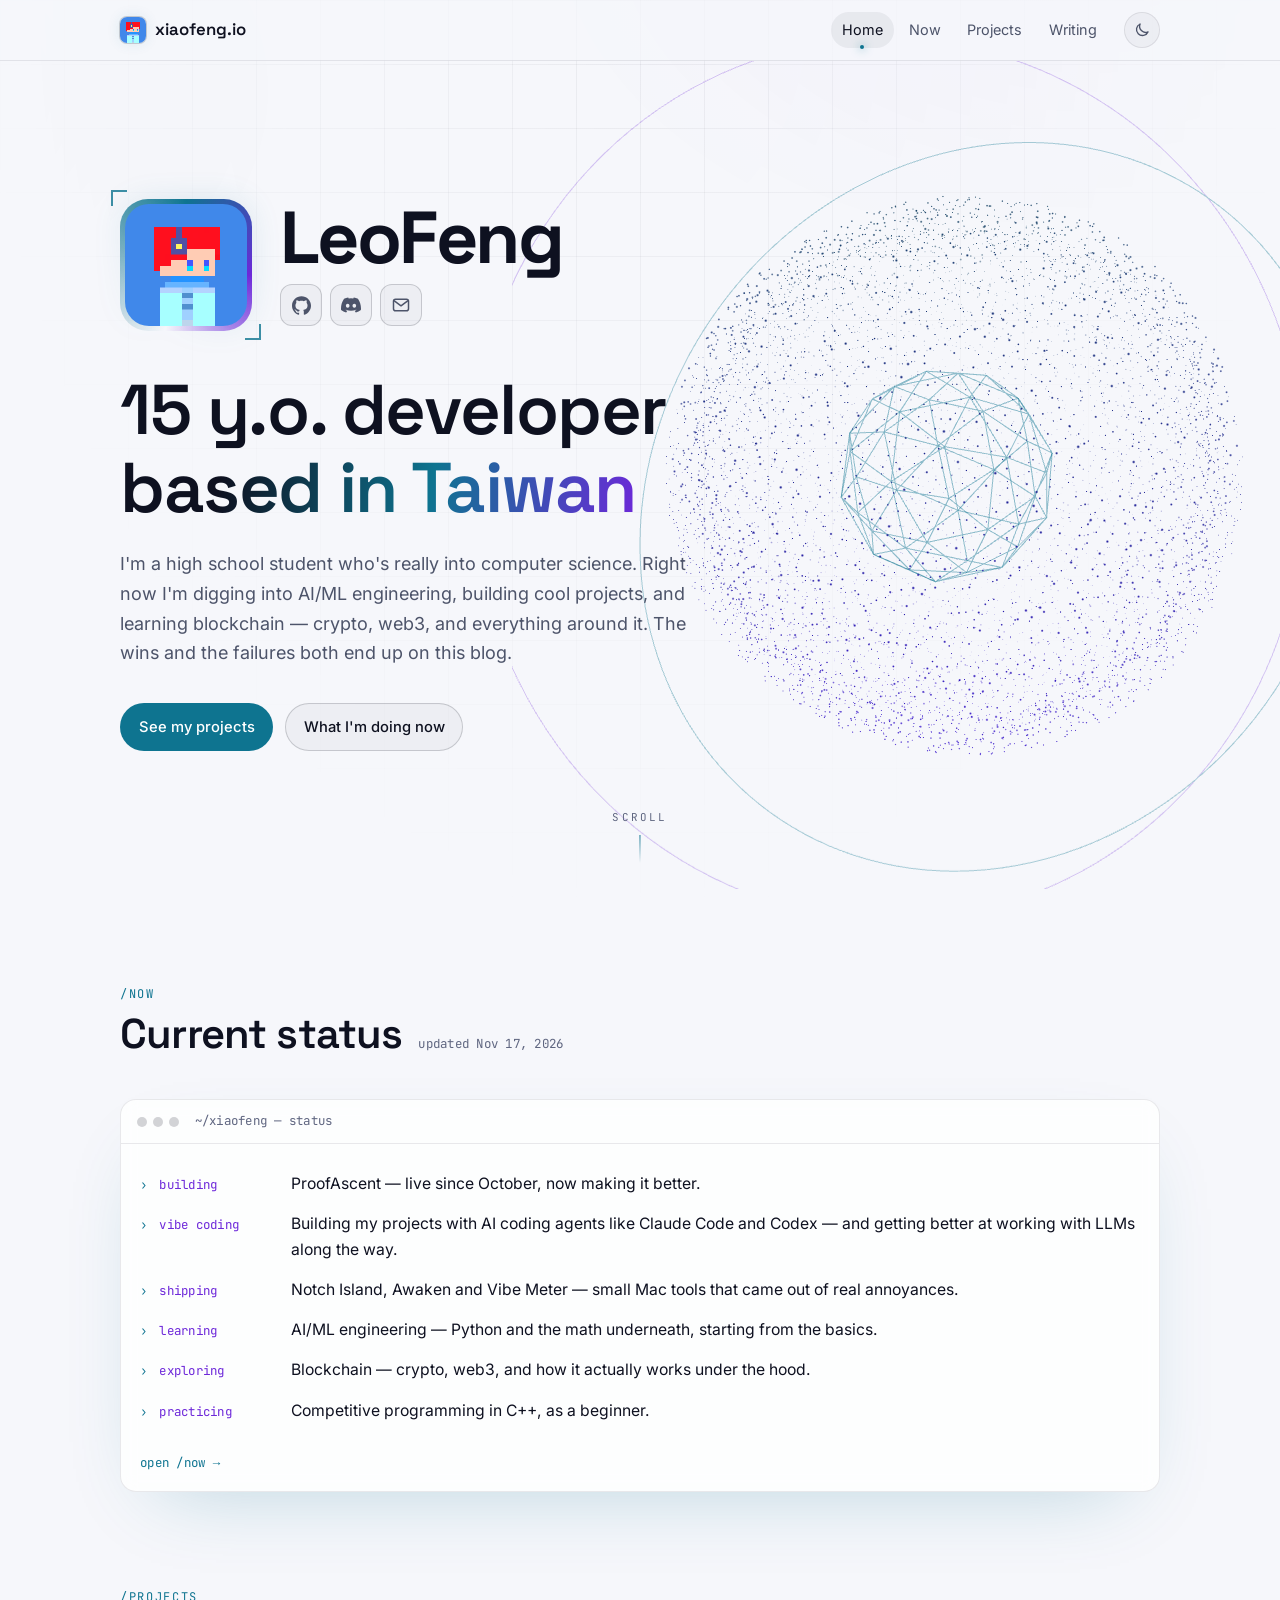
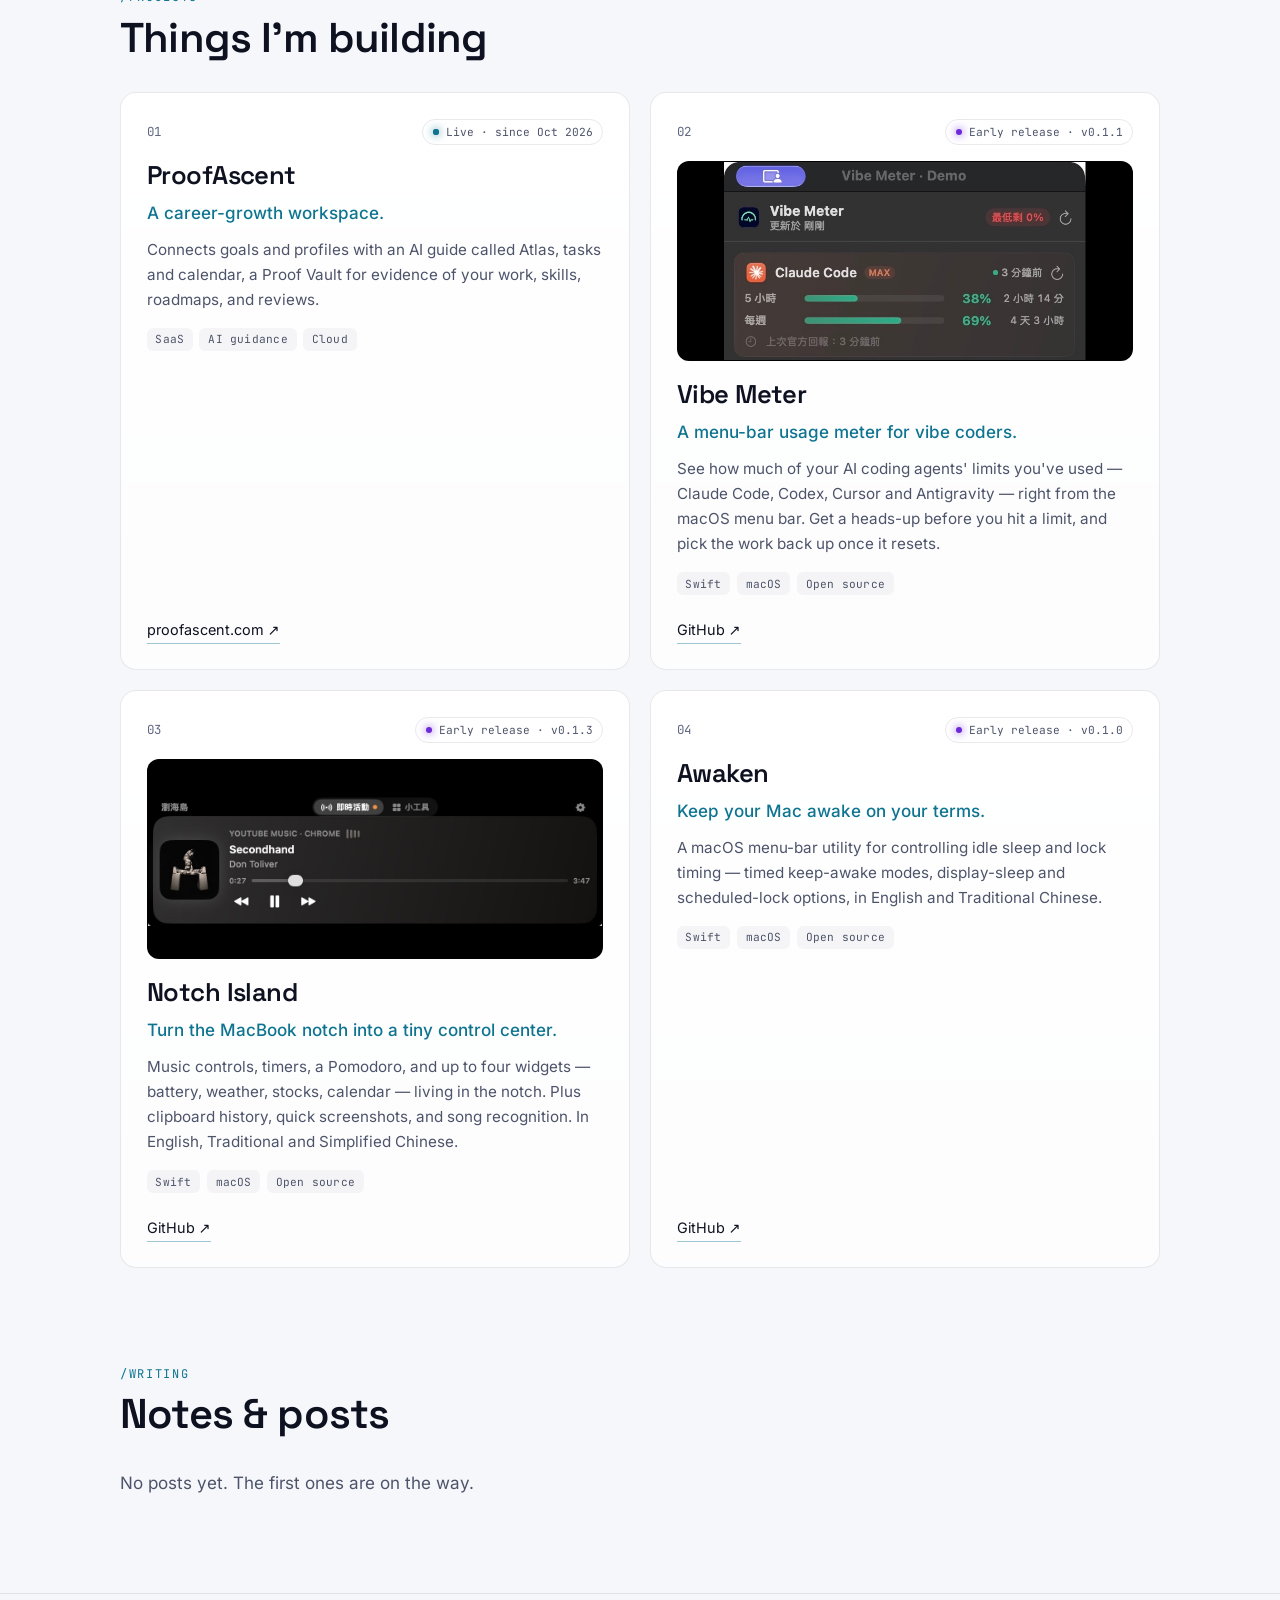
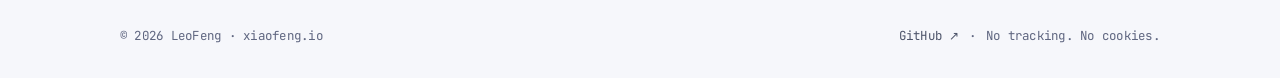
<file: index.html>
<!DOCTYPE html><html lang="en" class="no-js" data-astro-cid-hkbrpulz><head><meta charset="utf-8"><meta name="viewport" content="width=device-width, initial-scale=1, viewport-fit=cover"><meta name="theme-color" content="#07080d"><title>LeoFeng · xiaofeng.io</title><meta name="description" content="LeoFeng — a 15 y.o. developer based in Taiwan, writing about AI/ML engineering, projects, and blockchain."><meta property="og:title" content="LeoFeng · xiaofeng.io"><meta property="og:description" content="LeoFeng — a 15 y.o. developer based in Taiwan, writing about AI/ML engineering, projects, and blockchain."><meta property="og:type" content="website"><link rel="canonical" href="https://xiaofeng.io/"><meta property="og:url" content="https://xiaofeng.io/"><meta property="og:image" content="https://xiaofeng.io/avatar.png"><meta property="og:site_name" content="xiaofeng.io"><meta name="twitter:card" content="summary"><link rel="sitemap" href="/sitemap.xml"><link rel="icon" type="image/png" href="/favicon.png"><link rel="apple-touch-icon" href="/apple-touch-icon.png"><script>
      document.documentElement.classList.remove('no-js');
      // Apply a saved theme before first paint to avoid a flash.
      try {
        var t = localStorage.getItem('theme');
        if (t === 'light' || t === 'dark') document.documentElement.dataset.theme = t;
      } catch (e) {}
    </script><link rel="stylesheet" href="/_astro/Base.9ISA06tH.css"><link rel="stylesheet" href="/_astro/ProjectCard.Zzw56sUj.css"><link rel="stylesheet" href="/_astro/index.CVDioXDZ.css"><script type="module" src="/_astro/page.tougUCvb.js"></script></head><body data-astro-cid-hkbrpulz><a class="skip" href="#main" data-astro-cid-hkbrpulz>Skip to content</a><header class="site-header" data-astro-cid-hkbrpulz><div class="container header-inner" data-astro-cid-hkbrpulz><a href="/" class="brand" aria-label="xiaofeng.io — home" data-astro-cid-hkbrpulz><img src="/avatar.png" alt="" width="26" height="26" class="brand-avatar" data-astro-cid-hkbrpulz><span data-astro-cid-hkbrpulz>xiaofeng.io</span></a><nav aria-label="Primary" data-astro-cid-hkbrpulz><ul data-astro-cid-hkbrpulz><li data-astro-cid-hkbrpulz><a href="/" aria-current="page" data-astro-cid-hkbrpulz>Home</a></li><li data-astro-cid-hkbrpulz><a href="/now" data-astro-cid-hkbrpulz>Now</a></li><li data-astro-cid-hkbrpulz><a href="/projects" data-astro-cid-hkbrpulz>Projects</a></li><li data-astro-cid-hkbrpulz><a href="/writing" data-astro-cid-hkbrpulz>Writing</a></li></ul></nav><button class="theme-toggle" type="button" id="theme-toggle" aria-label="Switch theme" data-astro-cid-hkbrpulz><svg class="icon icon-sun" viewBox="0 0 24 24" width="18" height="18" aria-hidden="true" data-astro-cid-hkbrpulz><circle cx="12" cy="12" r="4.2" fill="none" stroke="currentColor" stroke-width="1.8" data-astro-cid-hkbrpulz></circle><path d="M12 2.5v2.2M12 19.3v2.2M4.6 4.6l1.6 1.6M17.8 17.8l1.6 1.6M2.5 12h2.2M19.3 12h2.2M4.6 19.4l1.6-1.6M17.8 6.2l1.6-1.6" stroke="currentColor" stroke-width="1.8" stroke-linecap="round" data-astro-cid-hkbrpulz></path></svg><svg class="icon icon-moon" viewBox="0 0 24 24" width="18" height="18" aria-hidden="true" data-astro-cid-hkbrpulz><path d="M20 14.5A8 8 0 0 1 9.5 4a8 8 0 1 0 10.5 10.5Z" fill="none" stroke="currentColor" stroke-width="1.8" stroke-linejoin="round" data-astro-cid-hkbrpulz></path></svg></button></div></header><main id="main" data-astro-cid-hkbrpulz><section class="hero" data-astro-cid-lcdefpme><canvas id="hero-canvas" class="hero-canvas" aria-hidden="true" data-astro-cid-lcdefpme></canvas><div class="container hero-inner" data-astro-cid-lcdefpme><div class="identity hero-step" style="--s:0" data-astro-cid-lcdefpme><div class="avatar-wrap" data-astro-cid-lcdefpme><span class="avatar-ring" aria-hidden="true" data-astro-cid-lcdefpme></span><img src="/avatar.png" alt="LeoFeng's pixel-art avatar" width="132" height="132" class="avatar" data-astro-cid-lcdefpme><span class="hud hud-tl" aria-hidden="true" data-astro-cid-lcdefpme></span><span class="hud hud-br" aria-hidden="true" data-astro-cid-lcdefpme></span></div><div class="identity-text" data-astro-cid-lcdefpme><p class="name" data-astro-cid-lcdefpme><span aria-hidden="true" data-scramble data-astro-cid-lcdefpme>LeoFeng</span><span class="sr-only" data-astro-cid-lcdefpme>LeoFeng</span></p><ul class="socials" aria-label="Contact" data-astro-cid-qbunpjfh><li data-astro-cid-qbunpjfh><a class="social" href="https://github.com/LeoFeng0816" target="_blank" rel="me noopener" data-tip="GitHub" aria-label="GitHub profile" data-astro-cid-qbunpjfh><svg viewBox="0 0 24 24" width="19" height="19" aria-hidden="true" data-astro-cid-qbunpjfh><path fill="currentColor" d="M12 .297c-6.63 0-12 5.373-12 12 0 5.303 3.438 9.8 8.205 11.385.6.113.82-.258.82-.577 0-.285-.01-1.04-.015-2.04-3.338.724-4.042-1.61-4.042-1.61C4.422 18.07 3.633 17.7 3.633 17.7c-1.087-.744.084-.729.084-.729 1.205.084 1.838 1.236 1.838 1.236 1.07 1.835 2.809 1.305 3.495.998.108-.776.417-1.305.76-1.605-2.665-.3-5.466-1.332-5.466-5.93 0-1.31.465-2.38 1.235-3.22-.135-.303-.54-1.523.105-3.176 0 0 1.005-.322 3.3 1.23.96-.267 1.98-.399 3-.405 1.02.006 2.04.138 3 .405 2.28-1.552 3.285-1.23 3.285-1.23.645 1.653.24 2.873.12 3.176.765.84 1.23 1.91 1.23 3.22 0 4.61-2.805 5.625-5.475 5.92.42.36.81 1.096.81 2.22 0 1.606-.015 2.896-.015 3.286 0 .315.21.69.825.57C20.565 22.092 24 17.592 24 12.297c0-6.627-5.373-12-12-12" data-astro-cid-qbunpjfh></path></svg></a></li><li data-astro-cid-qbunpjfh><button class="social" type="button" data-copy="notreal_xiaofeng" data-tip="Discord @notreal_xiaofeng" aria-label="Copy Discord username @notreal_xiaofeng" data-astro-cid-qbunpjfh><svg viewBox="0 0 24 24" width="20" height="20" aria-hidden="true" data-astro-cid-qbunpjfh><path fill="currentColor" d="M20.317 4.37a19.791 19.791 0 0 0-4.885-1.515.074.074 0 0 0-.079.037c-.21.375-.444.864-.608 1.25a18.27 18.27 0 0 0-5.487 0 12.64 12.64 0 0 0-.617-1.25.077.077 0 0 0-.079-.037A19.736 19.736 0 0 0 3.677 4.37a.07.07 0 0 0-.032.027C.533 9.046-.32 13.58.099 18.057a.082.082 0 0 0 .031.057 19.9 19.9 0 0 0 5.993 3.03.078.078 0 0 0 .084-.028c.462-.63.874-1.295 1.226-1.994a.076.076 0 0 0-.041-.106 13.107 13.107 0 0 1-1.872-.892.077.077 0 0 1-.008-.128 10.2 10.2 0 0 0 .372-.292.074.074 0 0 1 .077-.01c3.928 1.793 8.18 1.793 12.062 0a.074.074 0 0 1 .078.01c.12.098.246.198.373.292a.077.077 0 0 1-.006.127 12.299 12.299 0 0 1-1.873.892.077.077 0 0 0-.041.107c.36.698.772 1.362 1.225 1.993a.076.076 0 0 0 .084.028 19.839 19.839 0 0 0 6.002-3.03.077.077 0 0 0 .032-.054c.5-5.177-.838-9.674-3.549-13.66a.061.061 0 0 0-.031-.03zM8.02 15.33c-1.183 0-2.157-1.085-2.157-2.419 0-1.333.956-2.419 2.157-2.419 1.21 0 2.176 1.096 2.157 2.42 0 1.333-.956 2.418-2.157 2.418zm7.975 0c-1.183 0-2.157-1.085-2.157-2.419 0-1.333.955-2.419 2.157-2.419 1.21 0 2.176 1.096 2.157 2.42 0 1.333-.946 2.418-2.157 2.418z" data-astro-cid-qbunpjfh></path></svg></button></li><li data-astro-cid-qbunpjfh><a class="social" href="#" data-mail-u="6631gnefoel" data-mail-d="moc.liamg" data-tip="Email" aria-label="Send me an email" data-astro-cid-qbunpjfh><svg viewBox="0 0 24 24" width="20" height="20" aria-hidden="true" data-astro-cid-qbunpjfh><rect x="3" y="5" width="18" height="14" rx="2.5" fill="none" stroke="currentColor" stroke-width="1.8" data-astro-cid-qbunpjfh></rect><path d="m4 7 8 6 8-6" fill="none" stroke="currentColor" stroke-width="1.8" stroke-linecap="round" stroke-linejoin="round" data-astro-cid-qbunpjfh></path></svg></a></li></ul><p class="copied mono" role="status" aria-live="polite" data-astro-cid-qbunpjfh></p><script type="module">var e=e=>[...e].reverse().join(``);document.querySelectorAll(`[data-mail-u]`).forEach(t=>{let n=()=>{t.href=`mailto:${e(t.dataset.mailU??``)}@${e(t.dataset.mailD??``)}`};t.addEventListener(`pointerenter`,n,{once:!0}),t.addEventListener(`focus`,n,{once:!0}),t.addEventListener(`click`,n)}),document.querySelectorAll(`[data-copy]`).forEach(e=>{let t=e.closest(`ul`)?.nextElementSibling,n=0;e.addEventListener(`click`,async()=>{let r=e.dataset.copy??``,i=`Discord: @${r}`;try{await navigator.clipboard.writeText(r),i=`Copied Discord username @${r}`}catch{}t&&(t.textContent=i,window.clearTimeout(n),n=window.setTimeout(()=>t.textContent=``,2600))})});</script></div></div><h1 class="headline hero-step" style="--s:1" data-astro-cid-lcdefpme>15 y.o. developer <span class="gradient-text" data-astro-cid-lcdefpme>based in Taiwan</span></h1><p class="lede hero-step" style="--s:2" data-astro-cid-lcdefpme>I&#39;m a high school student who&#39;s really into computer science. Right now I&#39;m digging into AI/ML engineering, building cool projects, and learning blockchain — crypto, web3, and everything around it. The wins and the failures both end up on this blog.</p><div class="cta hero-step" style="--s:3" data-astro-cid-lcdefpme><a class="btn btn--primary" href="/projects" data-astro-cid-lcdefpme>See my projects</a><a class="btn" href="/now" data-astro-cid-lcdefpme>What I'm doing now</a></div></div><div class="scroll-hint mono" aria-hidden="true" data-astro-cid-lcdefpme>scroll</div></section><section class="container section" data-astro-cid-lcdefpme><div class="section-head" data-reveal data-astro-cid-lcdefpme><p class="eyebrow" data-astro-cid-lcdefpme>/now</p><h2 data-astro-cid-lcdefpme>Current status</h2><p class="mono updated" data-astro-cid-lcdefpme>updated Nov 17, 2026</p></div><div class="terminal" data-reveal data-astro-cid-lcdefpme><div class="term-bar" aria-hidden="true" data-astro-cid-lcdefpme><span data-astro-cid-lcdefpme></span><span data-astro-cid-lcdefpme></span><span data-astro-cid-lcdefpme></span><span class="mono term-title" data-astro-cid-lcdefpme>~/xiaofeng — status</span></div><ul class="term-body" data-astro-cid-lcdefpme><li style="--i:0" data-astro-cid-lcdefpme><span class="mono prompt" data-astro-cid-lcdefpme>›</span><span class="mono key" data-astro-cid-lcdefpme>building</span><span class="val" data-astro-cid-lcdefpme>ProofAscent — live since October, now making it better.</span></li><li style="--i:1" data-astro-cid-lcdefpme><span class="mono prompt" data-astro-cid-lcdefpme>›</span><span class="mono key" data-astro-cid-lcdefpme>vibe coding</span><span class="val" data-astro-cid-lcdefpme>Building my projects with AI coding agents like Claude Code and Codex — and getting better at working with LLMs along the way.</span></li><li style="--i:2" data-astro-cid-lcdefpme><span class="mono prompt" data-astro-cid-lcdefpme>›</span><span class="mono key" data-astro-cid-lcdefpme>shipping</span><span class="val" data-astro-cid-lcdefpme>Notch Island, Awaken and Vibe Meter — small Mac tools that came out of real annoyances.</span></li><li style="--i:3" data-astro-cid-lcdefpme><span class="mono prompt" data-astro-cid-lcdefpme>›</span><span class="mono key" data-astro-cid-lcdefpme>learning</span><span class="val" data-astro-cid-lcdefpme>AI/ML engineering — Python and the math underneath, starting from the basics.</span></li><li style="--i:4" data-astro-cid-lcdefpme><span class="mono prompt" data-astro-cid-lcdefpme>›</span><span class="mono key" data-astro-cid-lcdefpme>exploring</span><span class="val" data-astro-cid-lcdefpme>Blockchain — crypto, web3, and how it actually works under the hood.</span></li><li style="--i:5" data-astro-cid-lcdefpme><span class="mono prompt" data-astro-cid-lcdefpme>›</span><span class="mono key" data-astro-cid-lcdefpme>practicing</span><span class="val" data-astro-cid-lcdefpme>Competitive programming in C++, as a beginner.</span></li></ul><div class="term-foot" data-astro-cid-lcdefpme><a href="/now" class="mono" data-astro-cid-lcdefpme>open /now →</a></div></div></section><section class="container section" data-astro-cid-lcdefpme><div class="section-head" data-reveal data-astro-cid-lcdefpme><p class="eyebrow" data-astro-cid-lcdefpme>/projects</p><h2 data-astro-cid-lcdefpme>Things I'm building</h2></div><div class="grid" data-astro-cid-lcdefpme><div class="reveal-wrap" data-reveal style="--i:0" data-astro-cid-y2vllrex><article class="card" data-tilt data-astro-cid-y2vllrex><div class="card-glow" aria-hidden="true" data-astro-cid-y2vllrex></div><header data-astro-cid-y2vllrex><span class="mono idx" data-astro-cid-y2vllrex>01</span><span class="status status--live" data-astro-cid-y2vllrex><span class="pulse" aria-hidden="true" data-astro-cid-y2vllrex></span>Live · since Oct 2026</span></header><h3 data-astro-cid-y2vllrex>ProofAscent</h3><p class="tagline" data-astro-cid-y2vllrex>A career-growth workspace.</p><p class="summary" data-astro-cid-y2vllrex>Connects goals and profiles with an AI guide called Atlas, tasks and calendar, a Proof Vault for evidence of your work, skills, roadmaps, and reviews.</p><ul class="stack" aria-label="Tags" data-astro-cid-y2vllrex><li class="mono" data-astro-cid-y2vllrex>SaaS</li><li class="mono" data-astro-cid-y2vllrex>AI guidance</li><li class="mono" data-astro-cid-y2vllrex>Cloud</li></ul><footer data-astro-cid-y2vllrex><a class="link" href="https://proofascent.com" target="_blank" rel="noopener" data-astro-cid-y2vllrex>proofascent.com <span aria-hidden="true" data-astro-cid-y2vllrex>↗</span></a></footer></article></div><script type="module">var e=window.matchMedia(`(hover: hover) and (pointer: fine)`).matches&&!window.matchMedia(`(prefers-reduced-motion: reduce)`).matches;document.querySelectorAll(`[data-tilt]`).forEach(t=>{e&&(t.addEventListener(`pointermove`,e=>{let n=t.getBoundingClientRect(),r=(e.clientX-n.left)/n.width,i=(e.clientY-n.top)/n.height;t.classList.add(`is-tilting`),t.style.setProperty(`--ry`,`${(r-.5)*5*2}deg`),t.style.setProperty(`--rx`,`${(.5-i)*5*2}deg`),t.style.setProperty(`--mx`,`${r*100}%`),t.style.setProperty(`--my`,`${i*100}%`)}),t.addEventListener(`pointerleave`,()=>{t.classList.remove(`is-tilting`),t.style.setProperty(`--rx`,`0deg`),t.style.setProperty(`--ry`,`0deg`)}))});</script><div class="reveal-wrap" data-reveal style="--i:1" data-astro-cid-y2vllrex><article class="card" data-tilt data-astro-cid-y2vllrex><div class="card-glow" aria-hidden="true" data-astro-cid-y2vllrex></div><header data-astro-cid-y2vllrex><span class="mono idx" data-astro-cid-y2vllrex>02</span><span class="status status--early-release" data-astro-cid-y2vllrex><span class="pulse" aria-hidden="true" data-astro-cid-y2vllrex></span>Early release · v0.1.1</span></header><figure class="shot" data-astro-cid-y2vllrex><img src="/projects/vibe-meter.jpg" alt="Vibe Meter demo window with fictional data, showing Claude Code and Codex usage bars for the 5-hour and weekly windows." loading="lazy" decoding="async" data-astro-cid-y2vllrex></figure><h3 data-astro-cid-y2vllrex>Vibe Meter</h3><p class="tagline" data-astro-cid-y2vllrex>A menu-bar usage meter for vibe coders.</p><p class="summary" data-astro-cid-y2vllrex>See how much of your AI coding agents&#39; limits you&#39;ve used — Claude Code, Codex, Cursor and Antigravity — right from the macOS menu bar. Get a heads-up before you hit a limit, and pick the work back up once it resets.</p><ul class="stack" aria-label="Tags" data-astro-cid-y2vllrex><li class="mono" data-astro-cid-y2vllrex>Swift</li><li class="mono" data-astro-cid-y2vllrex>macOS</li><li class="mono" data-astro-cid-y2vllrex>Open source</li></ul><footer data-astro-cid-y2vllrex><a class="link" href="https://github.com/LeoFeng0816/vibe-meter" target="_blank" rel="noopener" data-astro-cid-y2vllrex>GitHub <span aria-hidden="true" data-astro-cid-y2vllrex>↗</span></a></footer></article></div><div class="reveal-wrap" data-reveal style="--i:2" data-astro-cid-y2vllrex><article class="card" data-tilt data-astro-cid-y2vllrex><div class="card-glow" aria-hidden="true" data-astro-cid-y2vllrex></div><header data-astro-cid-y2vllrex><span class="mono idx" data-astro-cid-y2vllrex>03</span><span class="status status--early-release" data-astro-cid-y2vllrex><span class="pulse" aria-hidden="true" data-astro-cid-y2vllrex></span>Early release · v0.1.3</span></header><figure class="shot" data-astro-cid-y2vllrex><img src="/projects/notch-island.jpg" alt="Notch Island showing a now-playing card under the MacBook notch, with album art, progress bar and playback controls." loading="lazy" decoding="async" data-astro-cid-y2vllrex></figure><h3 data-astro-cid-y2vllrex>Notch Island</h3><p class="tagline" data-astro-cid-y2vllrex>Turn the MacBook notch into a tiny control center.</p><p class="summary" data-astro-cid-y2vllrex>Music controls, timers, a Pomodoro, and up to four widgets — battery, weather, stocks, calendar — living in the notch. Plus clipboard history, quick screenshots, and song recognition. In English, Traditional and Simplified Chinese.</p><ul class="stack" aria-label="Tags" data-astro-cid-y2vllrex><li class="mono" data-astro-cid-y2vllrex>Swift</li><li class="mono" data-astro-cid-y2vllrex>macOS</li><li class="mono" data-astro-cid-y2vllrex>Open source</li></ul><footer data-astro-cid-y2vllrex><a class="link" href="https://github.com/LeoFeng0816/Notch-Island" target="_blank" rel="noopener" data-astro-cid-y2vllrex>GitHub <span aria-hidden="true" data-astro-cid-y2vllrex>↗</span></a></footer></article></div><div class="reveal-wrap" data-reveal style="--i:3" data-astro-cid-y2vllrex><article class="card" data-tilt data-astro-cid-y2vllrex><div class="card-glow" aria-hidden="true" data-astro-cid-y2vllrex></div><header data-astro-cid-y2vllrex><span class="mono idx" data-astro-cid-y2vllrex>04</span><span class="status status--early-release" data-astro-cid-y2vllrex><span class="pulse" aria-hidden="true" data-astro-cid-y2vllrex></span>Early release · v0.1.0</span></header><h3 data-astro-cid-y2vllrex>Awaken</h3><p class="tagline" data-astro-cid-y2vllrex>Keep your Mac awake on your terms.</p><p class="summary" data-astro-cid-y2vllrex>A macOS menu-bar utility for controlling idle sleep and lock timing — timed keep-awake modes, display-sleep and scheduled-lock options, in English and Traditional Chinese.</p><ul class="stack" aria-label="Tags" data-astro-cid-y2vllrex><li class="mono" data-astro-cid-y2vllrex>Swift</li><li class="mono" data-astro-cid-y2vllrex>macOS</li><li class="mono" data-astro-cid-y2vllrex>Open source</li></ul><footer data-astro-cid-y2vllrex><a class="link" href="https://github.com/LeoFeng0816/Awaken" target="_blank" rel="noopener" data-astro-cid-y2vllrex>GitHub <span aria-hidden="true" data-astro-cid-y2vllrex>↗</span></a></footer></article></div></div></section><section class="container section" data-astro-cid-lcdefpme><div class="section-head" data-reveal data-astro-cid-lcdefpme><p class="eyebrow" data-astro-cid-lcdefpme>/writing</p><h2 data-astro-cid-lcdefpme>Notes &amp; posts</h2></div><p class="empty" data-reveal data-astro-cid-lcdefpme>No posts yet. The first ones are on the way.</p></section></main><footer class="site-footer" data-astro-cid-hkbrpulz><div class="container footer-inner" data-astro-cid-hkbrpulz><span class="mono" data-astro-cid-hkbrpulz>© 2026 LeoFeng · xiaofeng.io</span><span class="mono footer-links" data-astro-cid-hkbrpulz><a href="https://github.com/LeoFeng0816" rel="me noopener" target="_blank" data-astro-cid-hkbrpulz>GitHub ↗</a><span aria-hidden="true" data-astro-cid-hkbrpulz>·</span><span data-astro-cid-hkbrpulz>No tracking. No cookies.</span></span></div></footer><script type="module" src="/_astro/Base.astro_astro_type_script_index_0_lang.DmAp9_UZ.js"></script></body></html><script type="module" src="/_astro/index.astro_astro_type_script_index_0_lang.CjGKtEGL.js"></script>
</file>
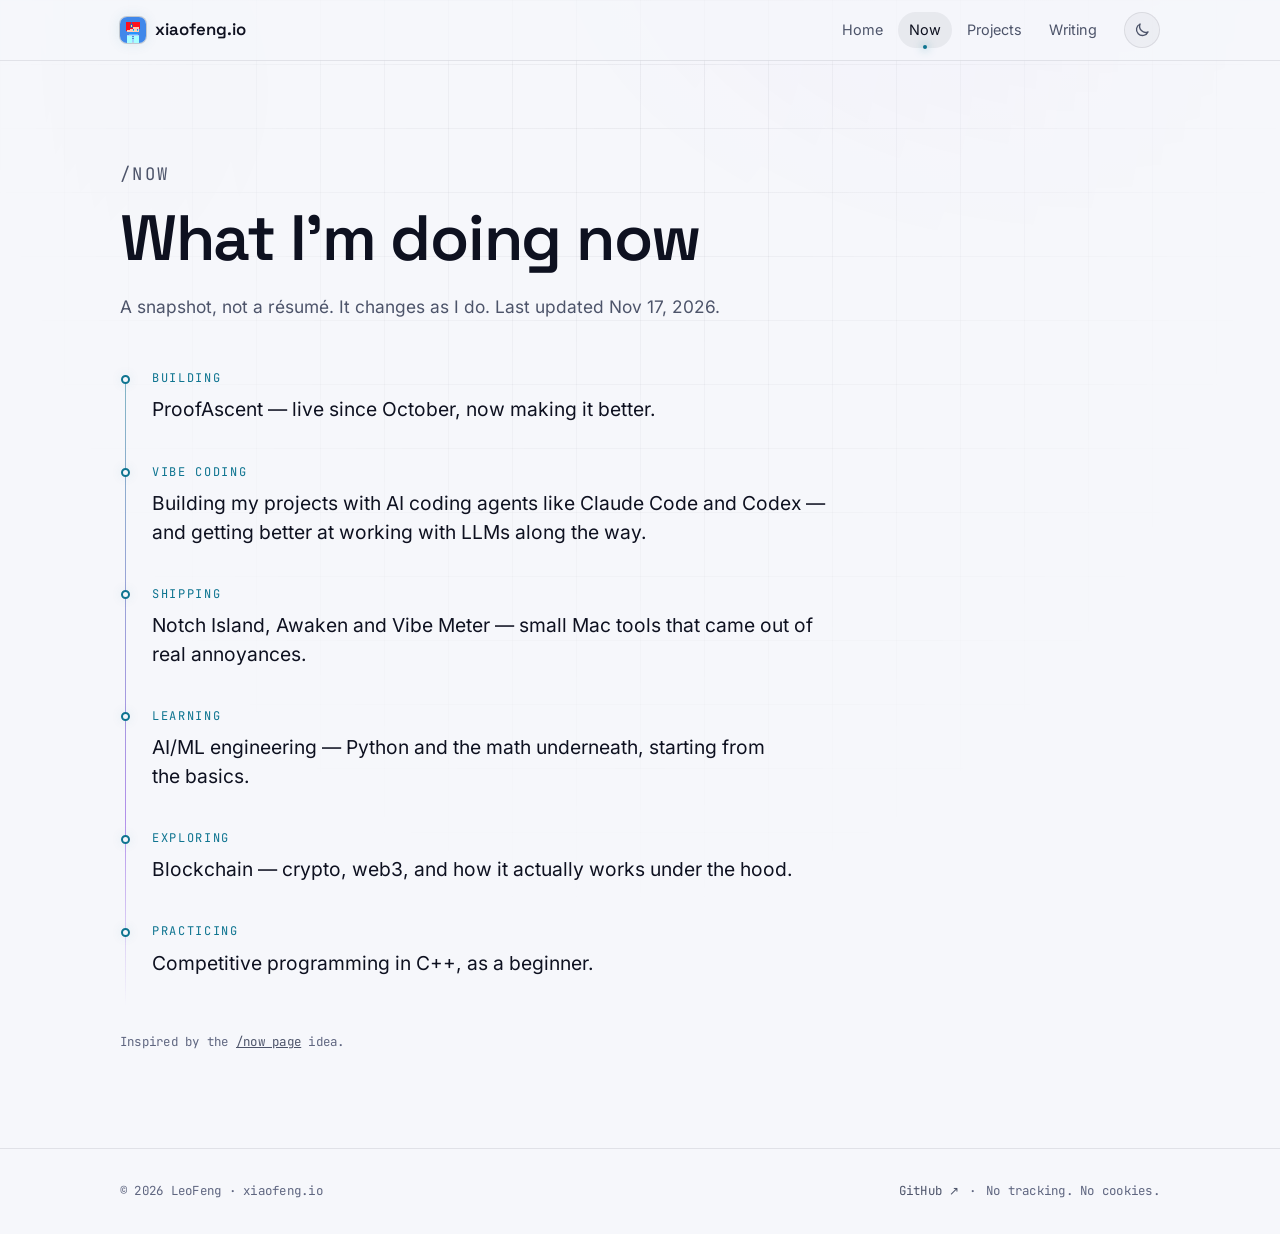
<file: now/index.html>
<!DOCTYPE html><html lang="en" class="no-js" data-astro-cid-hkbrpulz><head><meta charset="utf-8"><meta name="viewport" content="width=device-width, initial-scale=1, viewport-fit=cover"><meta name="theme-color" content="#07080d"><title>Now · xiaofeng.io</title><meta name="description" content="What I'm focused on right now."><meta property="og:title" content="Now · xiaofeng.io"><meta property="og:description" content="What I'm focused on right now."><meta property="og:type" content="website"><link rel="canonical" href="https://xiaofeng.io/now/"><meta property="og:url" content="https://xiaofeng.io/now/"><meta property="og:image" content="https://xiaofeng.io/avatar.png"><meta property="og:site_name" content="xiaofeng.io"><meta name="twitter:card" content="summary"><link rel="sitemap" href="/sitemap.xml"><link rel="icon" type="image/png" href="/favicon.png"><link rel="apple-touch-icon" href="/apple-touch-icon.png"><script>
      document.documentElement.classList.remove('no-js');
      // Apply a saved theme before first paint to avoid a flash.
      try {
        var t = localStorage.getItem('theme');
        if (t === 'light' || t === 'dark') document.documentElement.dataset.theme = t;
      } catch (e) {}
    </script><link rel="stylesheet" href="/_astro/Base.9ISA06tH.css"><style>.timeline[data-astro-cid-i6sbknvr]{max-width:720px;margin:0;padding:0 0 0 2rem;list-style:none;position:relative}.timeline[data-astro-cid-i6sbknvr]:before{content:"";background:linear-gradient(var(--accent), var(--accent-2) 70%, transparent);opacity:.5;width:1px;position:absolute;top:.6rem;bottom:.6rem;left:5px}.timeline[data-astro-cid-i6sbknvr] li[data-astro-cid-i6sbknvr]{padding-bottom:2.4rem;position:relative}.node[data-astro-cid-i6sbknvr]{background:var(--bg);border:2px solid var(--accent);width:9px;height:9px;box-shadow:0 0 12px var(--accent-glow);border-radius:50%;position:absolute;top:.35rem;left:calc(1px - 2rem)}.timeline[data-astro-cid-i6sbknvr] .eyebrow[data-astro-cid-i6sbknvr]{margin:0}.text[data-astro-cid-i6sbknvr]{margin:.4rem 0 0;font-size:1.2rem;line-height:1.5}.note[data-astro-cid-i6sbknvr]{color:var(--text-faint);margin-top:1rem}.note[data-astro-cid-i6sbknvr] a[data-astro-cid-i6sbknvr]{color:var(--text-muted)}
</style><script type="module" src="/_astro/page.tougUCvb.js"></script></head><body data-astro-cid-hkbrpulz><a class="skip" href="#main" data-astro-cid-hkbrpulz>Skip to content</a><header class="site-header" data-astro-cid-hkbrpulz><div class="container header-inner" data-astro-cid-hkbrpulz><a href="/" class="brand" aria-label="xiaofeng.io — home" data-astro-cid-hkbrpulz><img src="/avatar.png" alt="" width="26" height="26" class="brand-avatar" data-astro-cid-hkbrpulz><span data-astro-cid-hkbrpulz>xiaofeng.io</span></a><nav aria-label="Primary" data-astro-cid-hkbrpulz><ul data-astro-cid-hkbrpulz><li data-astro-cid-hkbrpulz><a href="/" data-astro-cid-hkbrpulz>Home</a></li><li data-astro-cid-hkbrpulz><a href="/now" aria-current="page" data-astro-cid-hkbrpulz>Now</a></li><li data-astro-cid-hkbrpulz><a href="/projects" data-astro-cid-hkbrpulz>Projects</a></li><li data-astro-cid-hkbrpulz><a href="/writing" data-astro-cid-hkbrpulz>Writing</a></li></ul></nav><button class="theme-toggle" type="button" id="theme-toggle" aria-label="Switch theme" data-astro-cid-hkbrpulz><svg class="icon icon-sun" viewBox="0 0 24 24" width="18" height="18" aria-hidden="true" data-astro-cid-hkbrpulz><circle cx="12" cy="12" r="4.2" fill="none" stroke="currentColor" stroke-width="1.8" data-astro-cid-hkbrpulz></circle><path d="M12 2.5v2.2M12 19.3v2.2M4.6 4.6l1.6 1.6M17.8 17.8l1.6 1.6M2.5 12h2.2M19.3 12h2.2M4.6 19.4l1.6-1.6M17.8 6.2l1.6-1.6" stroke="currentColor" stroke-width="1.8" stroke-linecap="round" data-astro-cid-hkbrpulz></path></svg><svg class="icon icon-moon" viewBox="0 0 24 24" width="18" height="18" aria-hidden="true" data-astro-cid-hkbrpulz><path d="M20 14.5A8 8 0 0 1 9.5 4a8 8 0 1 0 10.5 10.5Z" fill="none" stroke="currentColor" stroke-width="1.8" stroke-linejoin="round" data-astro-cid-hkbrpulz></path></svg></button></div></header><main id="main" data-astro-cid-hkbrpulz><div class="container" data-astro-cid-i6sbknvr><header class="page-head" data-astro-cid-i6sbknvr><p class="eyebrow" data-astro-cid-i6sbknvr>/now</p><h1 data-astro-cid-i6sbknvr>What I'm doing now</h1><p data-astro-cid-i6sbknvr>A snapshot, not a résumé. It changes as I do. Last updated <time datetime="2026-11-17" data-astro-cid-i6sbknvr>Nov 17, 2026</time>.</p></header><ol class="timeline" data-astro-cid-i6sbknvr><li data-reveal style="--i:0" data-astro-cid-i6sbknvr><span class="node" aria-hidden="true" data-astro-cid-i6sbknvr></span><p class="eyebrow" data-astro-cid-i6sbknvr>Building</p><p class="text" data-astro-cid-i6sbknvr>ProofAscent — live since October, now making it better. </p></li><li data-reveal style="--i:1" data-astro-cid-i6sbknvr><span class="node" aria-hidden="true" data-astro-cid-i6sbknvr></span><p class="eyebrow" data-astro-cid-i6sbknvr>Vibe coding</p><p class="text" data-astro-cid-i6sbknvr>Building my projects with AI coding agents like Claude Code and Codex — and getting better at working with LLMs along the way. </p></li><li data-reveal style="--i:2" data-astro-cid-i6sbknvr><span class="node" aria-hidden="true" data-astro-cid-i6sbknvr></span><p class="eyebrow" data-astro-cid-i6sbknvr>Shipping</p><p class="text" data-astro-cid-i6sbknvr>Notch Island, Awaken and Vibe Meter — small Mac tools that came out of real annoyances. </p></li><li data-reveal style="--i:3" data-astro-cid-i6sbknvr><span class="node" aria-hidden="true" data-astro-cid-i6sbknvr></span><p class="eyebrow" data-astro-cid-i6sbknvr>Learning</p><p class="text" data-astro-cid-i6sbknvr>AI/ML engineering — Python and the math underneath, starting from the basics. </p></li><li data-reveal style="--i:4" data-astro-cid-i6sbknvr><span class="node" aria-hidden="true" data-astro-cid-i6sbknvr></span><p class="eyebrow" data-astro-cid-i6sbknvr>Exploring</p><p class="text" data-astro-cid-i6sbknvr>Blockchain — crypto, web3, and how it actually works under the hood. </p></li><li data-reveal style="--i:5" data-astro-cid-i6sbknvr><span class="node" aria-hidden="true" data-astro-cid-i6sbknvr></span><p class="eyebrow" data-astro-cid-i6sbknvr>Practicing</p><p class="text" data-astro-cid-i6sbknvr>Competitive programming in C++, as a beginner. </p></li></ol><p class="note mono" data-reveal data-astro-cid-i6sbknvr>Inspired by the <a href="https://nownownow.com/about" target="_blank" rel="noopener" data-astro-cid-i6sbknvr>/now page</a> idea.</p></div></main><footer class="site-footer" data-astro-cid-hkbrpulz><div class="container footer-inner" data-astro-cid-hkbrpulz><span class="mono" data-astro-cid-hkbrpulz>© 2026 LeoFeng · xiaofeng.io</span><span class="mono footer-links" data-astro-cid-hkbrpulz><a href="https://github.com/LeoFeng0816" rel="me noopener" target="_blank" data-astro-cid-hkbrpulz>GitHub ↗</a><span aria-hidden="true" data-astro-cid-hkbrpulz>·</span><span data-astro-cid-hkbrpulz>No tracking. No cookies.</span></span></div></footer><script type="module" src="/_astro/Base.astro_astro_type_script_index_0_lang.DmAp9_UZ.js"></script></body></html>
</file>
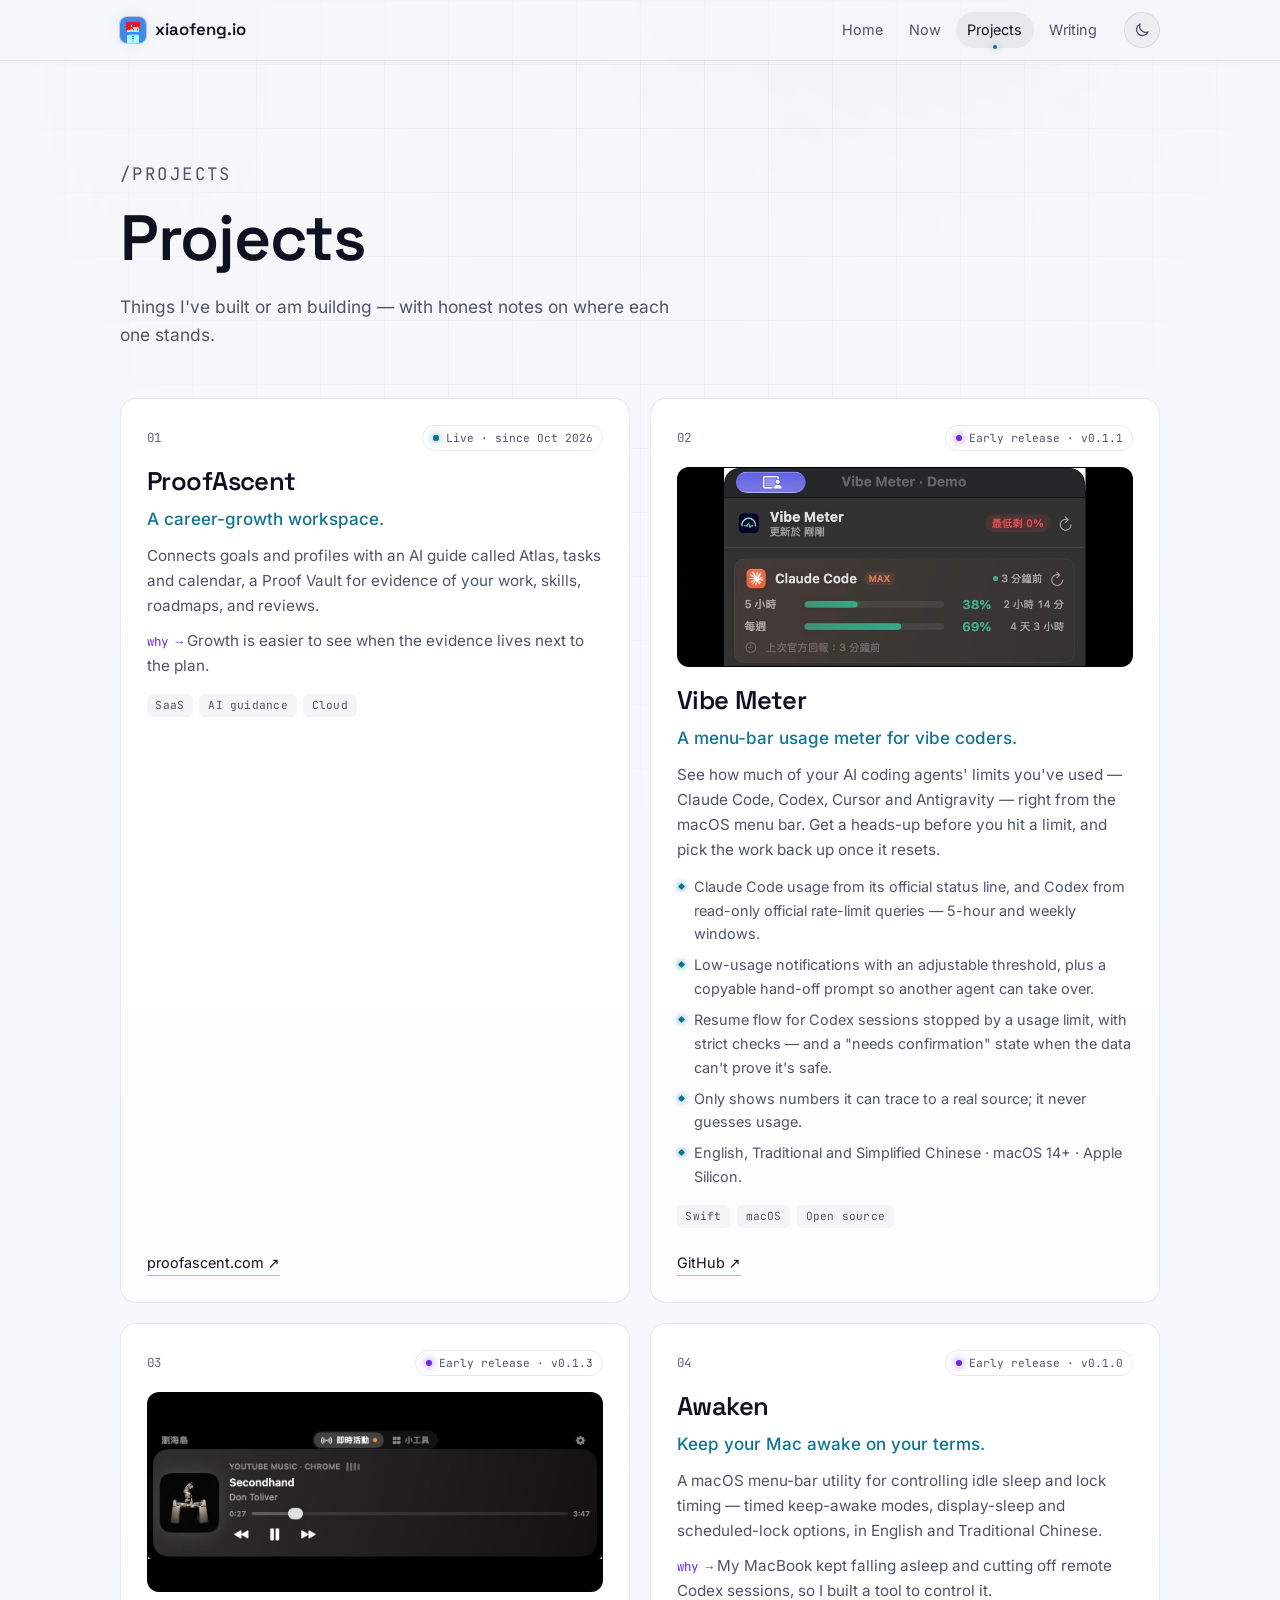
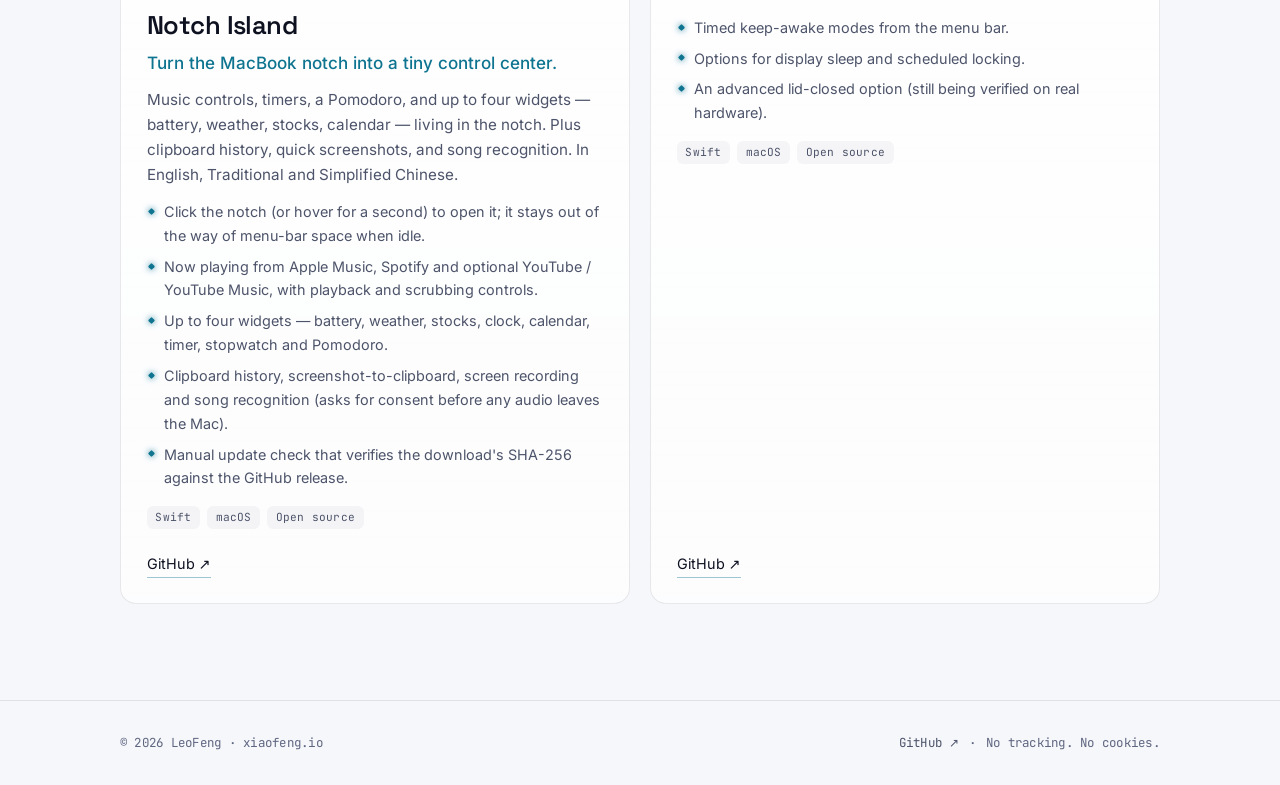
<file: projects/index.html>
<!DOCTYPE html><html lang="en" class="no-js" data-astro-cid-hkbrpulz><head><meta charset="utf-8"><meta name="viewport" content="width=device-width, initial-scale=1, viewport-fit=cover"><meta name="theme-color" content="#07080d"><title>Projects · xiaofeng.io</title><meta name="description" content="Products and tools I'm building."><meta property="og:title" content="Projects · xiaofeng.io"><meta property="og:description" content="Products and tools I'm building."><meta property="og:type" content="website"><link rel="canonical" href="https://xiaofeng.io/projects/"><meta property="og:url" content="https://xiaofeng.io/projects/"><meta property="og:image" content="https://xiaofeng.io/avatar.png"><meta property="og:site_name" content="xiaofeng.io"><meta name="twitter:card" content="summary"><link rel="sitemap" href="/sitemap.xml"><link rel="icon" type="image/png" href="/favicon.png"><link rel="apple-touch-icon" href="/apple-touch-icon.png"><script>
      document.documentElement.classList.remove('no-js');
      // Apply a saved theme before first paint to avoid a flash.
      try {
        var t = localStorage.getItem('theme');
        if (t === 'light' || t === 'dark') document.documentElement.dataset.theme = t;
      } catch (e) {}
    </script><link rel="stylesheet" href="/_astro/Base.9ISA06tH.css"><link rel="stylesheet" href="/_astro/ProjectCard.Zzw56sUj.css"><style>.grid[data-astro-cid-3rkrlumz]{grid-template-columns:repeat(auto-fit,minmax(min(100%,380px),1fr));gap:1.25rem;display:grid}
</style><script type="module" src="/_astro/page.tougUCvb.js"></script></head><body data-astro-cid-hkbrpulz><a class="skip" href="#main" data-astro-cid-hkbrpulz>Skip to content</a><header class="site-header" data-astro-cid-hkbrpulz><div class="container header-inner" data-astro-cid-hkbrpulz><a href="/" class="brand" aria-label="xiaofeng.io — home" data-astro-cid-hkbrpulz><img src="/avatar.png" alt="" width="26" height="26" class="brand-avatar" data-astro-cid-hkbrpulz><span data-astro-cid-hkbrpulz>xiaofeng.io</span></a><nav aria-label="Primary" data-astro-cid-hkbrpulz><ul data-astro-cid-hkbrpulz><li data-astro-cid-hkbrpulz><a href="/" data-astro-cid-hkbrpulz>Home</a></li><li data-astro-cid-hkbrpulz><a href="/now" data-astro-cid-hkbrpulz>Now</a></li><li data-astro-cid-hkbrpulz><a href="/projects" aria-current="page" data-astro-cid-hkbrpulz>Projects</a></li><li data-astro-cid-hkbrpulz><a href="/writing" data-astro-cid-hkbrpulz>Writing</a></li></ul></nav><button class="theme-toggle" type="button" id="theme-toggle" aria-label="Switch theme" data-astro-cid-hkbrpulz><svg class="icon icon-sun" viewBox="0 0 24 24" width="18" height="18" aria-hidden="true" data-astro-cid-hkbrpulz><circle cx="12" cy="12" r="4.2" fill="none" stroke="currentColor" stroke-width="1.8" data-astro-cid-hkbrpulz></circle><path d="M12 2.5v2.2M12 19.3v2.2M4.6 4.6l1.6 1.6M17.8 17.8l1.6 1.6M2.5 12h2.2M19.3 12h2.2M4.6 19.4l1.6-1.6M17.8 6.2l1.6-1.6" stroke="currentColor" stroke-width="1.8" stroke-linecap="round" data-astro-cid-hkbrpulz></path></svg><svg class="icon icon-moon" viewBox="0 0 24 24" width="18" height="18" aria-hidden="true" data-astro-cid-hkbrpulz><path d="M20 14.5A8 8 0 0 1 9.5 4a8 8 0 1 0 10.5 10.5Z" fill="none" stroke="currentColor" stroke-width="1.8" stroke-linejoin="round" data-astro-cid-hkbrpulz></path></svg></button></div></header><main id="main" data-astro-cid-hkbrpulz><div class="container" data-astro-cid-3rkrlumz><header class="page-head" data-astro-cid-3rkrlumz><p class="eyebrow" data-astro-cid-3rkrlumz>/projects</p><h1 data-astro-cid-3rkrlumz>Projects</h1><p data-astro-cid-3rkrlumz>Things I've built or am building — with honest notes on where each one stands.</p></header><div class="grid" data-astro-cid-3rkrlumz><div class="reveal-wrap" data-reveal style="--i:0" data-astro-cid-y2vllrex><article class="card" data-tilt data-astro-cid-y2vllrex><div class="card-glow" aria-hidden="true" data-astro-cid-y2vllrex></div><header data-astro-cid-y2vllrex><span class="mono idx" data-astro-cid-y2vllrex>01</span><span class="status status--live" data-astro-cid-y2vllrex><span class="pulse" aria-hidden="true" data-astro-cid-y2vllrex></span>Live · since Oct 2026</span></header><h3 data-astro-cid-y2vllrex>ProofAscent</h3><p class="tagline" data-astro-cid-y2vllrex>A career-growth workspace.</p><p class="summary" data-astro-cid-y2vllrex>Connects goals and profiles with an AI guide called Atlas, tasks and calendar, a Proof Vault for evidence of your work, skills, roadmaps, and reviews.</p><p class="why" data-astro-cid-y2vllrex><span class="mono" data-astro-cid-y2vllrex>why →</span> Growth is easier to see when the evidence lives next to the plan.</p><ul class="stack" aria-label="Tags" data-astro-cid-y2vllrex><li class="mono" data-astro-cid-y2vllrex>SaaS</li><li class="mono" data-astro-cid-y2vllrex>AI guidance</li><li class="mono" data-astro-cid-y2vllrex>Cloud</li></ul><footer data-astro-cid-y2vllrex><a class="link" href="https://proofascent.com" target="_blank" rel="noopener" data-astro-cid-y2vllrex>proofascent.com <span aria-hidden="true" data-astro-cid-y2vllrex>↗</span></a></footer></article></div><script type="module">var e=window.matchMedia(`(hover: hover) and (pointer: fine)`).matches&&!window.matchMedia(`(prefers-reduced-motion: reduce)`).matches;document.querySelectorAll(`[data-tilt]`).forEach(t=>{e&&(t.addEventListener(`pointermove`,e=>{let n=t.getBoundingClientRect(),r=(e.clientX-n.left)/n.width,i=(e.clientY-n.top)/n.height;t.classList.add(`is-tilting`),t.style.setProperty(`--ry`,`${(r-.5)*5*2}deg`),t.style.setProperty(`--rx`,`${(.5-i)*5*2}deg`),t.style.setProperty(`--mx`,`${r*100}%`),t.style.setProperty(`--my`,`${i*100}%`)}),t.addEventListener(`pointerleave`,()=>{t.classList.remove(`is-tilting`),t.style.setProperty(`--rx`,`0deg`),t.style.setProperty(`--ry`,`0deg`)}))});</script><div class="reveal-wrap" data-reveal style="--i:1" data-astro-cid-y2vllrex><article class="card" data-tilt data-astro-cid-y2vllrex><div class="card-glow" aria-hidden="true" data-astro-cid-y2vllrex></div><header data-astro-cid-y2vllrex><span class="mono idx" data-astro-cid-y2vllrex>02</span><span class="status status--early-release" data-astro-cid-y2vllrex><span class="pulse" aria-hidden="true" data-astro-cid-y2vllrex></span>Early release · v0.1.1</span></header><figure class="shot" data-astro-cid-y2vllrex><img src="/projects/vibe-meter.jpg" alt="Vibe Meter demo window with fictional data, showing Claude Code and Codex usage bars for the 5-hour and weekly windows." loading="lazy" decoding="async" data-astro-cid-y2vllrex></figure><h3 data-astro-cid-y2vllrex>Vibe Meter</h3><p class="tagline" data-astro-cid-y2vllrex>A menu-bar usage meter for vibe coders.</p><p class="summary" data-astro-cid-y2vllrex>See how much of your AI coding agents&#39; limits you&#39;ve used — Claude Code, Codex, Cursor and Antigravity — right from the macOS menu bar. Get a heads-up before you hit a limit, and pick the work back up once it resets.</p><ul class="highlights" data-astro-cid-y2vllrex><li data-astro-cid-y2vllrex>Claude Code usage from its official status line, and Codex from read-only official rate-limit queries — 5-hour and weekly windows.</li><li data-astro-cid-y2vllrex>Low-usage notifications with an adjustable threshold, plus a copyable hand-off prompt so another agent can take over.</li><li data-astro-cid-y2vllrex>Resume flow for Codex sessions stopped by a usage limit, with strict checks — and a &quot;needs confirmation&quot; state when the data can&#39;t prove it&#39;s safe.</li><li data-astro-cid-y2vllrex>Only shows numbers it can trace to a real source; it never guesses usage.</li><li data-astro-cid-y2vllrex>English, Traditional and Simplified Chinese · macOS 14+ · Apple Silicon.</li></ul><ul class="stack" aria-label="Tags" data-astro-cid-y2vllrex><li class="mono" data-astro-cid-y2vllrex>Swift</li><li class="mono" data-astro-cid-y2vllrex>macOS</li><li class="mono" data-astro-cid-y2vllrex>Open source</li></ul><footer data-astro-cid-y2vllrex><a class="link" href="https://github.com/LeoFeng0816/vibe-meter" target="_blank" rel="noopener" data-astro-cid-y2vllrex>GitHub <span aria-hidden="true" data-astro-cid-y2vllrex>↗</span></a></footer></article></div><div class="reveal-wrap" data-reveal style="--i:2" data-astro-cid-y2vllrex><article class="card" data-tilt data-astro-cid-y2vllrex><div class="card-glow" aria-hidden="true" data-astro-cid-y2vllrex></div><header data-astro-cid-y2vllrex><span class="mono idx" data-astro-cid-y2vllrex>03</span><span class="status status--early-release" data-astro-cid-y2vllrex><span class="pulse" aria-hidden="true" data-astro-cid-y2vllrex></span>Early release · v0.1.3</span></header><figure class="shot" data-astro-cid-y2vllrex><img src="/projects/notch-island.jpg" alt="Notch Island showing a now-playing card under the MacBook notch, with album art, progress bar and playback controls." loading="lazy" decoding="async" data-astro-cid-y2vllrex></figure><h3 data-astro-cid-y2vllrex>Notch Island</h3><p class="tagline" data-astro-cid-y2vllrex>Turn the MacBook notch into a tiny control center.</p><p class="summary" data-astro-cid-y2vllrex>Music controls, timers, a Pomodoro, and up to four widgets — battery, weather, stocks, calendar — living in the notch. Plus clipboard history, quick screenshots, and song recognition. In English, Traditional and Simplified Chinese.</p><ul class="highlights" data-astro-cid-y2vllrex><li data-astro-cid-y2vllrex>Click the notch (or hover for a second) to open it; it stays out of the way of menu-bar space when idle.</li><li data-astro-cid-y2vllrex>Now playing from Apple Music, Spotify and optional YouTube / YouTube Music, with playback and scrubbing controls.</li><li data-astro-cid-y2vllrex>Up to four widgets — battery, weather, stocks, clock, calendar, timer, stopwatch and Pomodoro.</li><li data-astro-cid-y2vllrex>Clipboard history, screenshot-to-clipboard, screen recording and song recognition (asks for consent before any audio leaves the Mac).</li><li data-astro-cid-y2vllrex>Manual update check that verifies the download&#39;s SHA-256 against the GitHub release.</li></ul><ul class="stack" aria-label="Tags" data-astro-cid-y2vllrex><li class="mono" data-astro-cid-y2vllrex>Swift</li><li class="mono" data-astro-cid-y2vllrex>macOS</li><li class="mono" data-astro-cid-y2vllrex>Open source</li></ul><footer data-astro-cid-y2vllrex><a class="link" href="https://github.com/LeoFeng0816/Notch-Island" target="_blank" rel="noopener" data-astro-cid-y2vllrex>GitHub <span aria-hidden="true" data-astro-cid-y2vllrex>↗</span></a></footer></article></div><div class="reveal-wrap" data-reveal style="--i:3" data-astro-cid-y2vllrex><article class="card" data-tilt data-astro-cid-y2vllrex><div class="card-glow" aria-hidden="true" data-astro-cid-y2vllrex></div><header data-astro-cid-y2vllrex><span class="mono idx" data-astro-cid-y2vllrex>04</span><span class="status status--early-release" data-astro-cid-y2vllrex><span class="pulse" aria-hidden="true" data-astro-cid-y2vllrex></span>Early release · v0.1.0</span></header><h3 data-astro-cid-y2vllrex>Awaken</h3><p class="tagline" data-astro-cid-y2vllrex>Keep your Mac awake on your terms.</p><p class="summary" data-astro-cid-y2vllrex>A macOS menu-bar utility for controlling idle sleep and lock timing — timed keep-awake modes, display-sleep and scheduled-lock options, in English and Traditional Chinese.</p><p class="why" data-astro-cid-y2vllrex><span class="mono" data-astro-cid-y2vllrex>why →</span> My MacBook kept falling asleep and cutting off remote Codex sessions, so I built a tool to control it.</p><ul class="highlights" data-astro-cid-y2vllrex><li data-astro-cid-y2vllrex>Timed keep-awake modes from the menu bar.</li><li data-astro-cid-y2vllrex>Options for display sleep and scheduled locking.</li><li data-astro-cid-y2vllrex>An advanced lid-closed option (still being verified on real hardware).</li></ul><ul class="stack" aria-label="Tags" data-astro-cid-y2vllrex><li class="mono" data-astro-cid-y2vllrex>Swift</li><li class="mono" data-astro-cid-y2vllrex>macOS</li><li class="mono" data-astro-cid-y2vllrex>Open source</li></ul><footer data-astro-cid-y2vllrex><a class="link" href="https://github.com/LeoFeng0816/Awaken" target="_blank" rel="noopener" data-astro-cid-y2vllrex>GitHub <span aria-hidden="true" data-astro-cid-y2vllrex>↗</span></a></footer></article></div></div></div></main><footer class="site-footer" data-astro-cid-hkbrpulz><div class="container footer-inner" data-astro-cid-hkbrpulz><span class="mono" data-astro-cid-hkbrpulz>© 2026 LeoFeng · xiaofeng.io</span><span class="mono footer-links" data-astro-cid-hkbrpulz><a href="https://github.com/LeoFeng0816" rel="me noopener" target="_blank" data-astro-cid-hkbrpulz>GitHub ↗</a><span aria-hidden="true" data-astro-cid-hkbrpulz>·</span><span data-astro-cid-hkbrpulz>No tracking. No cookies.</span></span></div></footer><script type="module" src="/_astro/Base.astro_astro_type_script_index_0_lang.DmAp9_UZ.js"></script></body></html>
</file>
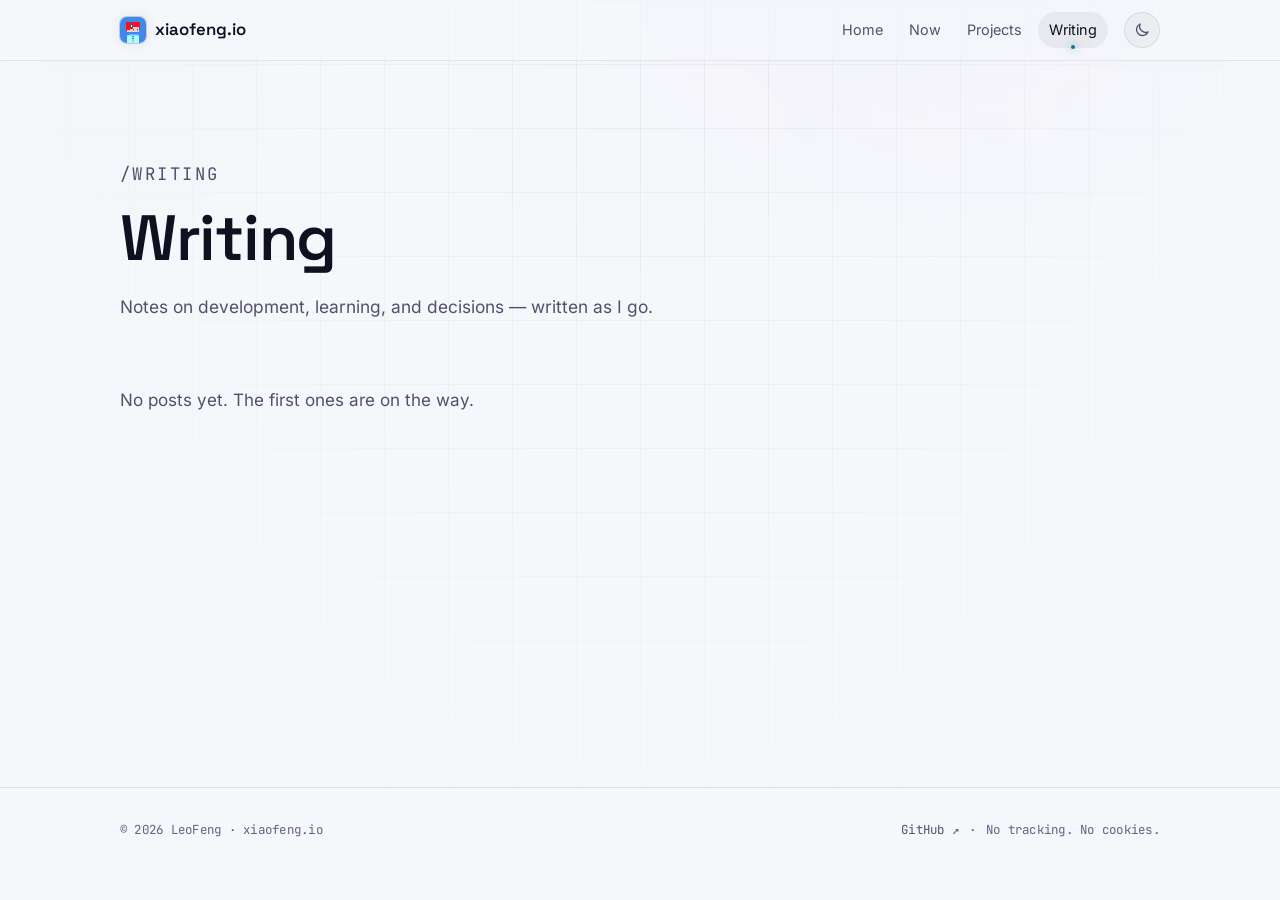
<file: writing/index.html>
<!DOCTYPE html><html lang="en" class="no-js" data-astro-cid-hkbrpulz><head><meta charset="utf-8"><meta name="viewport" content="width=device-width, initial-scale=1, viewport-fit=cover"><meta name="theme-color" content="#07080d"><title>Writing · xiaofeng.io</title><meta name="description" content="Posts about building, learning, and ideas."><meta property="og:title" content="Writing · xiaofeng.io"><meta property="og:description" content="Posts about building, learning, and ideas."><meta property="og:type" content="website"><link rel="canonical" href="https://xiaofeng.io/writing/"><meta property="og:url" content="https://xiaofeng.io/writing/"><meta property="og:image" content="https://xiaofeng.io/avatar.png"><meta property="og:site_name" content="xiaofeng.io"><meta name="twitter:card" content="summary"><link rel="sitemap" href="/sitemap.xml"><link rel="icon" type="image/png" href="/favicon.png"><link rel="apple-touch-icon" href="/apple-touch-icon.png"><script>
      document.documentElement.classList.remove('no-js');
      // Apply a saved theme before first paint to avoid a flash.
      try {
        var t = localStorage.getItem('theme');
        if (t === 'light' || t === 'dark') document.documentElement.dataset.theme = t;
      } catch (e) {}
    </script><link rel="stylesheet" href="/_astro/Base.9ISA06tH.css"><style>.empty[data-astro-cid-67lgijtc]{color:var(--text-muted)}.posts[data-astro-cid-67lgijtc]{gap:1rem;max-width:760px;margin:0;padding:0;list-style:none;display:grid}.posts[data-astro-cid-67lgijtc] a[data-astro-cid-67lgijtc]{border-radius:var(--radius);border:1px solid var(--border);background:var(--surface);transition:border-color .2s ease, background-color .2s ease, transform .16s var(--ease-out);padding:1.5rem;text-decoration:none;display:block}.posts[data-astro-cid-67lgijtc] a[data-astro-cid-67lgijtc]:active{transform:scale(.99)}@media (hover:hover) and (pointer:fine){.posts[data-astro-cid-67lgijtc] a[data-astro-cid-67lgijtc]:hover{border-color:var(--accent-line);background:var(--surface-hover)}}.meta[data-astro-cid-67lgijtc]{color:var(--text-faint);align-items:center;gap:.6rem;display:inline-flex}h2[data-astro-cid-67lgijtc]{margin-top:.6rem;font-size:1.5rem}.posts[data-astro-cid-67lgijtc] p[data-astro-cid-67lgijtc]{color:var(--text-muted);margin:.5rem 0 0}
</style><script type="module" src="/_astro/page.tougUCvb.js"></script></head><body data-astro-cid-hkbrpulz><a class="skip" href="#main" data-astro-cid-hkbrpulz>Skip to content</a><header class="site-header" data-astro-cid-hkbrpulz><div class="container header-inner" data-astro-cid-hkbrpulz><a href="/" class="brand" aria-label="xiaofeng.io — home" data-astro-cid-hkbrpulz><img src="/avatar.png" alt="" width="26" height="26" class="brand-avatar" data-astro-cid-hkbrpulz><span data-astro-cid-hkbrpulz>xiaofeng.io</span></a><nav aria-label="Primary" data-astro-cid-hkbrpulz><ul data-astro-cid-hkbrpulz><li data-astro-cid-hkbrpulz><a href="/" data-astro-cid-hkbrpulz>Home</a></li><li data-astro-cid-hkbrpulz><a href="/now" data-astro-cid-hkbrpulz>Now</a></li><li data-astro-cid-hkbrpulz><a href="/projects" data-astro-cid-hkbrpulz>Projects</a></li><li data-astro-cid-hkbrpulz><a href="/writing" aria-current="page" data-astro-cid-hkbrpulz>Writing</a></li></ul></nav><button class="theme-toggle" type="button" id="theme-toggle" aria-label="Switch theme" data-astro-cid-hkbrpulz><svg class="icon icon-sun" viewBox="0 0 24 24" width="18" height="18" aria-hidden="true" data-astro-cid-hkbrpulz><circle cx="12" cy="12" r="4.2" fill="none" stroke="currentColor" stroke-width="1.8" data-astro-cid-hkbrpulz></circle><path d="M12 2.5v2.2M12 19.3v2.2M4.6 4.6l1.6 1.6M17.8 17.8l1.6 1.6M2.5 12h2.2M19.3 12h2.2M4.6 19.4l1.6-1.6M17.8 6.2l1.6-1.6" stroke="currentColor" stroke-width="1.8" stroke-linecap="round" data-astro-cid-hkbrpulz></path></svg><svg class="icon icon-moon" viewBox="0 0 24 24" width="18" height="18" aria-hidden="true" data-astro-cid-hkbrpulz><path d="M20 14.5A8 8 0 0 1 9.5 4a8 8 0 1 0 10.5 10.5Z" fill="none" stroke="currentColor" stroke-width="1.8" stroke-linejoin="round" data-astro-cid-hkbrpulz></path></svg></button></div></header><main id="main" data-astro-cid-hkbrpulz><div class="container" data-astro-cid-67lgijtc><header class="page-head" data-astro-cid-67lgijtc><p class="eyebrow" data-astro-cid-67lgijtc>/writing</p><h1 data-astro-cid-67lgijtc>Writing</h1><p data-astro-cid-67lgijtc>Notes on development, learning, and decisions — written as I go.</p></header><p class="empty" data-astro-cid-67lgijtc>No posts yet. The first ones are on the way.</p></div></main><footer class="site-footer" data-astro-cid-hkbrpulz><div class="container footer-inner" data-astro-cid-hkbrpulz><span class="mono" data-astro-cid-hkbrpulz>© 2026 LeoFeng · xiaofeng.io</span><span class="mono footer-links" data-astro-cid-hkbrpulz><a href="https://github.com/LeoFeng0816" rel="me noopener" target="_blank" data-astro-cid-hkbrpulz>GitHub ↗</a><span aria-hidden="true" data-astro-cid-hkbrpulz>·</span><span data-astro-cid-hkbrpulz>No tracking. No cookies.</span></span></div></footer><script type="module" src="/_astro/Base.astro_astro_type_script_index_0_lang.DmAp9_UZ.js"></script></body></html>
</file>
<file: _astro/Base.9ISA06tH.css>
@font-face{font-family:Space Grotesk Variable;font-style:normal;font-display:swap;font-weight:300 700;src:url(/_astro/space-grotesk-vietnamese-wght-normal.D0rl6rjA.woff2)format("woff2-variations");unicode-range:U+102-103,U+110-111,U+128-129,U+168-169,U+1A0-1A1,U+1AF-1B0,U+300-301,U+303-304,U+308-309,U+323,U+329,U+1EA0-1EF9,U+20AB}@font-face{font-family:Space Grotesk Variable;font-style:normal;font-display:swap;font-weight:300 700;src:url(/_astro/space-grotesk-latin-ext-wght-normal.D9tNdqV9.woff2)format("woff2-variations");unicode-range:U+100-2BA,U+2BD-2C5,U+2C7-2CC,U+2CE-2D7,U+2DD-2FF,U+304,U+308,U+329,U+1D00-1DBF,U+1E00-1E9F,U+1EF2-1EFF,U+2020,U+20A0-20AB,U+20AD-20C0,U+2113,U+2C60-2C7F,U+A720-A7FF}@font-face{font-family:Space Grotesk Variable;font-style:normal;font-display:swap;font-weight:300 700;src:url(/_astro/space-grotesk-latin-wght-normal.BhU9QXUp.woff2)format("woff2-variations");unicode-range:U+??,U+131,U+152-153,U+2BB-2BC,U+2C6,U+2DA,U+2DC,U+304,U+308,U+329,U+2000-206F,U+20AC,U+2122,U+2191,U+2193,U+2212,U+2215,U+FEFF,U+FFFD}@font-face{font-family:Inter Variable;font-style:normal;font-display:swap;font-weight:100 900;src:url(/_astro/inter-cyrillic-ext-wght-normal.BOeWTOD4.woff2)format("woff2-variations");unicode-range:U+460-52F,U+1C80-1C8A,U+20B4,U+2DE0-2DFF,U+A640-A69F,U+FE2E-FE2F}@font-face{font-family:Inter Variable;font-style:normal;font-display:swap;font-weight:100 900;src:url(/_astro/inter-cyrillic-wght-normal.DqGufNeO.woff2)format("woff2-variations");unicode-range:U+301,U+400-45F,U+490-491,U+4B0-4B1,U+2116}@font-face{font-family:Inter Variable;font-style:normal;font-display:swap;font-weight:100 900;src:url(/_astro/inter-greek-ext-wght-normal.DlzME5K_.woff2)format("woff2-variations");unicode-range:U+1F??}@font-face{font-family:Inter Variable;font-style:normal;font-display:swap;font-weight:100 900;src:url(/_astro/inter-greek-wght-normal.CkhJZR-_.woff2)format("woff2-variations");unicode-range:U+370-377,U+37A-37F,U+384-38A,U+38C,U+38E-3A1,U+3A3-3FF}@font-face{font-family:Inter Variable;font-style:normal;font-display:swap;font-weight:100 900;src:url(/_astro/inter-vietnamese-wght-normal.CBcvBZtf.woff2)format("woff2-variations");unicode-range:U+102-103,U+110-111,U+128-129,U+168-169,U+1A0-1A1,U+1AF-1B0,U+300-301,U+303-304,U+308-309,U+323,U+329,U+1EA0-1EF9,U+20AB}@font-face{font-family:Inter Variable;font-style:normal;font-display:swap;font-weight:100 900;src:url(/_astro/inter-latin-ext-wght-normal.DO1Apj_S.woff2)format("woff2-variations");unicode-range:U+100-2BA,U+2BD-2C5,U+2C7-2CC,U+2CE-2D7,U+2DD-2FF,U+304,U+308,U+329,U+1D00-1DBF,U+1E00-1E9F,U+1EF2-1EFF,U+2020,U+20A0-20AB,U+20AD-20C0,U+2113,U+2C60-2C7F,U+A720-A7FF}@font-face{font-family:Inter Variable;font-style:normal;font-display:swap;font-weight:100 900;src:url(/_astro/inter-latin-wght-normal.Dx4kXJAl.woff2)format("woff2-variations");unicode-range:U+??,U+131,U+152-153,U+2BB-2BC,U+2C6,U+2DA,U+2DC,U+304,U+308,U+329,U+2000-206F,U+20AC,U+2122,U+2191,U+2193,U+2212,U+2215,U+FEFF,U+FFFD}@font-face{font-family:JetBrains Mono Variable;font-style:normal;font-display:swap;font-weight:100 800;src:url([data-uri])format("woff2-variations");unicode-range:U+460-52F,U+1C80-1C8A,U+20B4,U+2DE0-2DFF,U+A640-A69F,U+FE2E-FE2F}@font-face{font-family:JetBrains Mono Variable;font-style:normal;font-display:swap;font-weight:100 800;src:url(/_astro/jetbrains-mono-cyrillic-wght-normal.D73BlboJ.woff2)format("woff2-variations");unicode-range:U+301,U+400-45F,U+490-491,U+4B0-4B1,U+2116}@font-face{font-family:JetBrains Mono Variable;font-style:normal;font-display:swap;font-weight:100 800;src:url(/_astro/jetbrains-mono-greek-wght-normal.Bw9x6K1M.woff2)format("woff2-variations");unicode-range:U+370-377,U+37A-37F,U+384-38A,U+38C,U+38E-3A1,U+3A3-3FF}@font-face{font-family:JetBrains Mono Variable;font-style:normal;font-display:swap;font-weight:100 800;src:url(/_astro/jetbrains-mono-vietnamese-wght-normal.Bt-aOZkq.woff2)format("woff2-variations");unicode-range:U+102-103,U+110-111,U+128-129,U+168-169,U+1A0-1A1,U+1AF-1B0,U+300-301,U+303-304,U+308-309,U+323,U+329,U+1EA0-1EF9,U+20AB}@font-face{font-family:JetBrains Mono Variable;font-style:normal;font-display:swap;font-weight:100 800;src:url(/_astro/jetbrains-mono-latin-ext-wght-normal.DBQx-q_a.woff2)format("woff2-variations");unicode-range:U+100-2BA,U+2BD-2C5,U+2C7-2CC,U+2CE-2D7,U+2DD-2FF,U+304,U+308,U+329,U+1D00-1DBF,U+1E00-1E9F,U+1EF2-1EFF,U+2020,U+20A0-20AB,U+20AD-20C0,U+2113,U+2C60-2C7F,U+A720-A7FF}@font-face{font-family:JetBrains Mono Variable;font-style:normal;font-display:swap;font-weight:100 800;src:url(/_astro/jetbrains-mono-latin-wght-normal.B9CIFXIH.woff2)format("woff2-variations");unicode-range:U+??,U+131,U+152-153,U+2BB-2BC,U+2C6,U+2DA,U+2DC,U+304,U+308,U+329,U+2000-206F,U+20AC,U+2122,U+2191,U+2193,U+2212,U+2215,U+FEFF,U+FFFD}:root{color-scheme:dark;--bg:#07080d;--surface:#ffffff09;--surface-hover:#ffffff0f;--card-bg:linear-gradient(180deg, #ffffff0b, #ffffff04);--border:#ffffff14;--border-strong:#ffffff29;--text:#e9ebf3;--text-prose:#cfd3e0;--text-muted:#9aa0b4;--text-faint:#8a90a6;--accent:#7cf3ff;--accent-hover:#a5f7ff;--accent-2:#a78bfa;--on-accent:#041014;--accent-line:#7cf3ff66;--accent-glow:#7cf3ff2e;--glow-a:#a78bfa1f;--glow-b:#7cf3ff14;--header-bg:#07080d99;--panel-bg:#0d0f17bf;--panel-shadow:0 30px 80px -40px #7cf3ff40;--draft:#fbbf24;--draft-bg:#fbbf240f;--draft-line:#fbbf2473;--font-display:"Space Grotesk Variable", ui-sans-serif, system-ui, sans-serif;--font-body:"Inter Variable", ui-sans-serif, system-ui, sans-serif;--font-mono:"JetBrains Mono Variable", ui-monospace, "SF Mono", monospace;--ease-out:cubic-bezier(.23, 1, .32, 1);--ease-in-out:cubic-bezier(.77, 0, .175, 1);--max:1120px;--gutter:clamp(16px, 4vw, 40px);--radius:16px}@media (prefers-color-scheme:light){:root:not([data-theme=dark]){color-scheme:light;--bg:#f6f7fb;--surface:#0f122009;--surface-hover:#0f12200f;--card-bg:linear-gradient(180deg, #fffffff2, #ffffffb3);--border:#0f122017;--border-strong:#0f12202e;--text:#0e1120;--text-prose:#2a2f42;--text-muted:#4d546a;--text-faint:#5f6680;--accent:#0e7490;--accent-hover:#155e75;--accent-2:#6d28d9;--on-accent:#fff;--accent-line:#0e749066;--accent-glow:#0e74901f;--glow-a:#6d28d914;--glow-b:#0e749014;--header-bg:#f6f7fbb8;--panel-bg:#fffc;--panel-shadow:0 30px 80px -40px #0e74904d;--draft:#a16207;--draft-bg:#eab3081a;--draft-line:#a1620773}}:root[data-theme=light]{color-scheme:light;--bg:#f6f7fb;--surface:#0f122009;--surface-hover:#0f12200f;--card-bg:linear-gradient(180deg, #fffffff2, #ffffffb3);--border:#0f122017;--border-strong:#0f12202e;--text:#0e1120;--text-prose:#2a2f42;--text-muted:#4d546a;--text-faint:#5f6680;--accent:#0e7490;--accent-hover:#155e75;--accent-2:#6d28d9;--on-accent:#fff;--accent-line:#0e749066;--accent-glow:#0e74901f;--glow-a:#6d28d914;--glow-b:#0e749014;--header-bg:#f6f7fbb8;--panel-bg:#fffc;--panel-shadow:0 30px 80px -40px #0e74904d;--draft:#a16207;--draft-bg:#eab3081a;--draft-line:#a1620773}*,:before,:after{box-sizing:border-box}html{-webkit-text-size-adjust:100%;scroll-behavior:smooth}body{background:var(--bg);min-height:100dvh;color:var(--text);font-family:var(--font-body);-webkit-font-smoothing:antialiased;-webkit-tap-highlight-color:transparent;margin:0;font-size:17px;line-height:1.65;overflow-x:hidden}body:before{content:"";z-index:-1;pointer-events:none;background:radial-gradient(60rem 40rem at 85% -10%, var(--glow-a), transparent 60%), radial-gradient(50rem 36rem at -10% 10%, var(--glow-b), transparent 60%), linear-gradient(var(--border) 1px, transparent 1px) 0 0 / 64px 64px, linear-gradient(90deg, var(--border) 1px, transparent 1px) 0 0 / 64px 64px;opacity:.6;position:fixed;inset:0;mask-image:radial-gradient(at 50% 0,#000 0%,#0000 75%)}::selection{background:var(--accent-glow)}a{color:inherit}:focus-visible{outline:2px solid var(--accent);outline-offset:3px;border-radius:6px}h1,h2,h3{font-family:var(--font-display);letter-spacing:-.02em;text-wrap:balance;margin:0;font-weight:600;line-height:1.1}p{text-wrap:pretty}.container{width:100%;max-width:var(--max);padding-inline:var(--gutter);margin-inline:auto}.mono{font-family:var(--font-mono);letter-spacing:.02em;font-size:.78rem}.eyebrow{font-family:var(--font-mono);letter-spacing:.14em;text-transform:uppercase;color:var(--accent);font-size:.75rem}.gradient-text{background:linear-gradient(100deg, var(--text) 20%, var(--accent) 60%, var(--accent-2));color:#0000;-webkit-background-clip:text;background-clip:text}.sr-only{clip:rect(0 0 0 0);white-space:nowrap;width:1px;height:1px;position:absolute;overflow:hidden}.btn{border:1px solid var(--border-strong);background:var(--surface);color:var(--text);transition:transform .16s var(--ease-out), background-color .2s ease, border-color .2s ease;border-radius:999px;align-items:center;gap:.5rem;padding:.7rem 1.1rem;font-size:.92rem;font-weight:500;text-decoration:none;display:inline-flex}.btn:active{transform:scale(.97)}.btn--primary{background:var(--accent);color:var(--on-accent);border-color:#0000}@media (hover:hover) and (pointer:fine){.btn:hover{background:var(--surface-hover);border-color:var(--accent-line)}.btn--primary:hover{background:var(--accent-hover)}}.draft-chip{font-family:var(--font-mono);letter-spacing:.08em;text-transform:uppercase;color:var(--draft);border:1px dashed var(--draft-line);vertical-align:middle;border-radius:999px;align-items:center;gap:.35rem;padding:.1rem .5rem;font-size:.66rem;display:inline-flex}[data-reveal]{opacity:0;transition:opacity .7s var(--ease-out), transform .7s var(--ease-out);transition-delay:calc(var(--i,0) * 60ms);transform:translateY(14px)}[data-reveal].is-in,.no-js [data-reveal]{opacity:1;transform:none}@media (prefers-reduced-motion:reduce){html{scroll-behavior:auto}[data-reveal]{transition:opacity .3s;transform:none}}.page-head{padding-block:5rem 3rem}.page-head h1{margin-top:.9rem;font-size:clamp(2.4rem,5.4vw,4rem)}.page-head p{max-width:56ch;color:var(--text-muted);margin:1.2rem 0 0;font-size:1.08rem}.page-head>*{animation:page-rise .8s var(--ease-out) both}.page-head>:nth-child(2){animation-delay:70ms}.page-head>:nth-child(3){animation-delay:.14s}@keyframes page-rise{0%{opacity:0;transform:translateY(12px)}}@media (prefers-reduced-motion:reduce){.page-head>*{animation-name:page-fade}@keyframes page-fade{0%{opacity:0}}}.skip[data-astro-cid-hkbrpulz]{z-index:100;background:var(--accent);color:var(--on-accent);border-radius:8px;padding:.5rem .9rem;text-decoration:none;position:absolute;top:-100px;left:16px}.skip[data-astro-cid-hkbrpulz]:focus{top:12px}.proto-banner[data-astro-cid-hkbrpulz]{padding:.45rem var(--gutter);font-family:var(--font-mono);color:var(--draft);background:var(--draft-bg);border-bottom:1px solid var(--draft-line);text-align:center;justify-content:center;align-items:center;gap:.6rem;font-size:.72rem;display:flex}.proto-banner[data-astro-cid-hkbrpulz] .dot[data-astro-cid-hkbrpulz]{background:var(--draft);border-radius:50%;flex:none;width:6px;height:6px}.site-header[data-astro-cid-hkbrpulz]{z-index:50;-webkit-backdrop-filter:blur(14px)saturate(140%);background:var(--header-bg);border-bottom:1px solid var(--border);position:sticky;top:0}.header-inner[data-astro-cid-hkbrpulz]{justify-content:space-between;align-items:center;gap:1rem;height:60px;display:flex}.brand[data-astro-cid-hkbrpulz]{font-family:var(--font-display);color:var(--accent);align-items:center;gap:.55rem;font-size:1.05rem;font-weight:600;text-decoration:none;display:inline-flex}.brand[data-astro-cid-hkbrpulz] span[data-astro-cid-hkbrpulz]{color:var(--text)}.brand-avatar[data-astro-cid-hkbrpulz]{image-rendering:pixelated;box-shadow:0 0 0 1px var(--border-strong), 0 0 14px var(--accent-glow);border-radius:7px}nav[data-astro-cid-hkbrpulz]{margin-left:auto}.theme-toggle[data-astro-cid-hkbrpulz]{border:1px solid var(--border);background:var(--surface);width:36px;height:36px;color:var(--text-muted);cursor:pointer;transition:transform .16s var(--ease-out), color .2s ease, border-color .2s ease;border-radius:999px;flex:none;place-items:center;display:grid;position:relative}.theme-toggle[data-astro-cid-hkbrpulz]:active{transform:scale(.94)}@media (hover:hover) and (pointer:fine){.theme-toggle[data-astro-cid-hkbrpulz]:hover{color:var(--text);border-color:var(--border-strong)}}.theme-toggle[data-astro-cid-hkbrpulz] .icon[data-astro-cid-hkbrpulz]{transition:opacity .22s var(--ease-out), transform .32s var(--ease-out), filter .22s ease;grid-area:1/1}.icon-moon[data-astro-cid-hkbrpulz]{opacity:0;filter:blur(2px);transform:rotate(-60deg)scale(.7)}.theme-toggle[data-astro-cid-hkbrpulz][data-current=light] .icon-sun[data-astro-cid-hkbrpulz]{opacity:0;filter:blur(2px);transform:rotate(60deg)scale(.7)}.theme-toggle[data-astro-cid-hkbrpulz][data-current=light] .icon-moon[data-astro-cid-hkbrpulz]{opacity:1;filter:none;transform:none}@media (prefers-reduced-motion:reduce){.theme-toggle[data-astro-cid-hkbrpulz] .icon[data-astro-cid-hkbrpulz]{transition:opacity .2s;transform:none!important}}nav[data-astro-cid-hkbrpulz] ul[data-astro-cid-hkbrpulz]{gap:.25rem;margin:0;padding:0;list-style:none;display:flex}nav[data-astro-cid-hkbrpulz] a[data-astro-cid-hkbrpulz]{color:var(--text-muted);border-radius:999px;padding:.4rem .7rem;font-size:.9rem;text-decoration:none;transition:color .2s,background-color .2s;display:block;position:relative}nav[data-astro-cid-hkbrpulz] a[data-astro-cid-hkbrpulz][aria-current=page]{color:var(--text);background:var(--surface-hover)}nav[data-astro-cid-hkbrpulz] a[data-astro-cid-hkbrpulz][aria-current=page]:after{content:"";background:var(--accent);width:4px;height:4px;box-shadow:0 0 10px var(--accent);border-radius:50%;position:absolute;bottom:-1px;left:50%;transform:translate(-50%)}@media (hover:hover) and (pointer:fine){nav[data-astro-cid-hkbrpulz] a[data-astro-cid-hkbrpulz]:hover{color:var(--text)}}@media (width<=430px){.header-inner[data-astro-cid-hkbrpulz]{gap:.4rem}nav[data-astro-cid-hkbrpulz] a[data-astro-cid-hkbrpulz]{padding:.4rem .5rem;font-size:.85rem}.brand[data-astro-cid-hkbrpulz] span[data-astro-cid-hkbrpulz]{display:none}}main[data-astro-cid-hkbrpulz]{min-height:70dvh}.site-footer[data-astro-cid-hkbrpulz]{border-top:1px solid var(--border);padding-block:2rem calc(2rem + env(safe-area-inset-bottom));color:var(--text-faint);margin-top:6rem}.footer-inner[data-astro-cid-hkbrpulz]{flex-wrap:wrap;justify-content:space-between;gap:.75rem;display:flex}.footer-links[data-astro-cid-hkbrpulz]{flex-wrap:wrap;gap:.6rem;display:inline-flex}.footer-links[data-astro-cid-hkbrpulz] a[data-astro-cid-hkbrpulz]{color:var(--text-muted);text-decoration:none}.footer-links[data-astro-cid-hkbrpulz] a[data-astro-cid-hkbrpulz]:hover{color:var(--accent)}
</file>
<file: _astro/ProjectCard.Zzw56sUj.css>
.reveal-wrap[data-astro-cid-y2vllrex]{display:flex}.reveal-wrap[data-astro-cid-y2vllrex]>.card[data-astro-cid-y2vllrex]{flex:1}.card[data-astro-cid-y2vllrex]{border-radius:var(--radius);border:1px solid var(--border);background:var(--card-bg);transform:perspective(900px) rotateX(var(--rx,0deg)) rotateY(var(--ry,0deg));transition:transform .5s var(--ease-out), border-color .25s ease;flex-direction:column;gap:.6rem;padding:1.6rem;display:flex;position:relative;overflow:hidden}.card[data-astro-cid-y2vllrex].is-tilting{transition:transform .12s linear,border-color .25s}.card-glow[data-astro-cid-y2vllrex]{pointer-events:none;background:radial-gradient(420px circle at var(--mx,50%) var(--my,0%), var(--accent-glow), transparent 55%);opacity:0;transition:opacity .3s;position:absolute;inset:0}@media (hover:hover) and (pointer:fine){.card[data-astro-cid-y2vllrex]:hover{border-color:var(--accent-line)}.card[data-astro-cid-y2vllrex]:hover .card-glow[data-astro-cid-y2vllrex]{opacity:1}}header[data-astro-cid-y2vllrex]{justify-content:space-between;align-items:center;display:flex}.shot[data-astro-cid-y2vllrex]{border:1px solid var(--border);aspect-ratio:16/7;background:#000;border-radius:12px;margin:.4rem 0 .2rem;overflow:hidden}.shot[data-astro-cid-y2vllrex] img[data-astro-cid-y2vllrex]{object-fit:contain;width:100%;height:100%;transition:transform .6s var(--ease-out);display:block}@media (hover:hover) and (pointer:fine){.card[data-astro-cid-y2vllrex]:hover .shot[data-astro-cid-y2vllrex] img[data-astro-cid-y2vllrex]{transform:scale(1.03)}}.status--in-progress[data-astro-cid-y2vllrex] .pulse[data-astro-cid-y2vllrex]{background:var(--draft);box-shadow:0 0 8px var(--draft)}.idx[data-astro-cid-y2vllrex]{color:var(--text-faint)}.status[data-astro-cid-y2vllrex]{font-family:var(--font-mono);color:var(--text-muted);border:1px solid var(--border);border-radius:999px;align-items:center;gap:.45rem;padding:.2rem .6rem;font-size:.7rem;display:inline-flex}.pulse[data-astro-cid-y2vllrex]{background:var(--accent);width:6px;height:6px;box-shadow:0 0 8px var(--accent);border-radius:50%}.status--live[data-astro-cid-y2vllrex] .pulse[data-astro-cid-y2vllrex]{position:relative}.status--live[data-astro-cid-y2vllrex] .pulse[data-astro-cid-y2vllrex]:after{content:"";background:var(--accent);animation:ping 2.4s var(--ease-out) infinite;border-radius:50%;position:absolute;inset:0}@keyframes ping{0%{opacity:.7;transform:scale(1)}70%,to{opacity:0;transform:scale(2.8)}}@media (prefers-reduced-motion:reduce){.status--live[data-astro-cid-y2vllrex] .pulse[data-astro-cid-y2vllrex]:after{animation:none}}.status--early-release[data-astro-cid-y2vllrex] .pulse[data-astro-cid-y2vllrex]{background:var(--accent-2);box-shadow:0 0 8px var(--accent-2)}h3[data-astro-cid-y2vllrex]{margin-top:.4rem;font-size:1.6rem}.tagline[data-astro-cid-y2vllrex]{color:var(--accent);margin:0;font-weight:500}.summary[data-astro-cid-y2vllrex],.why[data-astro-cid-y2vllrex]{color:var(--text-muted);margin:0;font-size:.95rem}.why[data-astro-cid-y2vllrex] .mono[data-astro-cid-y2vllrex]{color:var(--accent-2)}.highlights[data-astro-cid-y2vllrex]{color:var(--text-muted);gap:.45rem;margin:.2rem 0 0;padding:0;font-size:.9rem;list-style:none;display:grid}.highlights[data-astro-cid-y2vllrex] li[data-astro-cid-y2vllrex]{padding-left:1.1rem;position:relative}.highlights[data-astro-cid-y2vllrex] li[data-astro-cid-y2vllrex]:before{content:"";background:var(--accent);width:5px;height:5px;box-shadow:0 0 6px var(--accent);border-radius:1px;position:absolute;top:.62em;left:.15rem;transform:rotate(45deg)}.stack[data-astro-cid-y2vllrex]{flex-wrap:wrap;gap:.4rem;margin:.4rem 0 0;padding:0;list-style:none;display:flex}.stack[data-astro-cid-y2vllrex] li[data-astro-cid-y2vllrex]{background:var(--surface);color:var(--text-muted);border-radius:6px;padding:.15rem .55rem;font-size:.7rem}footer[data-astro-cid-y2vllrex]{flex-wrap:wrap;align-items:center;gap:.8rem;margin-top:auto;padding-top:.8rem;display:flex}.link[data-astro-cid-y2vllrex]{color:var(--text);border-bottom:1px solid var(--accent-line);padding-bottom:1px;font-size:.9rem;text-decoration:none;transition:border-color .2s,color .2s}.link[data-astro-cid-y2vllrex]:hover{color:var(--accent);border-color:var(--accent)}
</file>
<file: _astro/index.CVDioXDZ.css>
.socials[data-astro-cid-qbunpjfh]{gap:.5rem;margin:0;padding:0;list-style:none;display:flex}.social[data-astro-cid-qbunpjfh]{border:1px solid var(--border-strong);background:var(--surface);width:42px;height:42px;color:var(--text-muted);cursor:pointer;font:inherit;transition:transform .16s var(--ease-out), color .2s ease, border-color .2s ease, box-shadow .2s ease;border-radius:12px;place-items:center;display:grid;position:relative}.social[data-astro-cid-qbunpjfh]:active{transform:scale(.94)}@media (hover:hover) and (pointer:fine){.social[data-astro-cid-qbunpjfh]:hover{color:var(--accent);border-color:var(--accent-line);box-shadow:0 0 18px var(--accent-glow)}}.social[data-astro-cid-qbunpjfh]:after{content:attr(data-tip);background:var(--text);color:var(--bg);font-family:var(--font-mono);white-space:nowrap;pointer-events:none;opacity:0;transform-origin:top;transition:opacity .15s var(--ease-out), transform .15s var(--ease-out);border-radius:6px;padding:.25rem .55rem;font-size:.68rem;position:absolute;top:calc(100% + 8px);left:50%;transform:translate(-50%,-4px)}@media (hover:hover) and (pointer:fine){.social[data-astro-cid-qbunpjfh]:hover:after{opacity:1;transition-delay:.25s;transform:translate(-50%)}}.social[data-astro-cid-qbunpjfh]:focus-visible:after{opacity:1;transform:translate(-50%)}.copied[data-astro-cid-qbunpjfh]{min-height:1.2em;color:var(--accent);margin:.5rem 0 0;font-size:.72rem}.hero[data-astro-cid-lcdefpme]{align-items:center;min-height:min(92dvh,900px);display:flex;position:relative;overflow:hidden}.hero-canvas[data-astro-cid-lcdefpme]{opacity:0;width:68%;height:100%;transition:opacity 1.2s var(--ease-out);position:absolute;top:0;right:-8%}.hero-canvas[data-astro-cid-lcdefpme][data-state=ready]{opacity:1}.hero-inner[data-astro-cid-lcdefpme]{z-index:1;padding-block:5rem;position:relative}.identity[data-astro-cid-lcdefpme]{align-items:center;gap:clamp(1rem,3vw,1.75rem);display:flex}.avatar-wrap[data-astro-cid-lcdefpme]{aspect-ratio:1;flex:none;width:clamp(96px,12vw,132px);padding:5px;position:relative}.avatar[data-astro-cid-lcdefpme]{width:100%;height:100%;image-rendering:pixelated;background:var(--bg);border-radius:24px;display:block;position:relative}.avatar-ring[data-astro-cid-lcdefpme]{background:conic-gradient(from var(--angle,0deg), var(--accent), var(--accent-2), transparent 55%, var(--accent));filter:drop-shadow(0 0 14px var(--accent-glow));border-radius:28px;animation:6s linear infinite spin-ring;position:absolute;inset:0}@property --angle{syntax:"<angle>";inherits:false;initial-value:0deg}@keyframes spin-ring{to{--angle:360deg}}.hud[data-astro-cid-lcdefpme]{border-color:var(--accent);opacity:.8;border-style:solid;width:16px;height:16px;position:absolute}.hud-tl[data-astro-cid-lcdefpme]{border-width:2px 0 0 2px;top:-9px;left:-9px}.hud-br[data-astro-cid-lcdefpme]{border-width:0 2px 2px 0;bottom:-9px;right:-9px}.identity-text[data-astro-cid-lcdefpme]{flex-direction:column;gap:.7rem;min-width:0;display:flex}.name[data-astro-cid-lcdefpme]{font-family:var(--font-display);letter-spacing:-.035em;font-variant-numeric:tabular-nums;margin:0;font-size:clamp(2.6rem,7vw,4.6rem);font-weight:700;line-height:.95}.identity-text[data-astro-cid-lcdefpme] .copied{margin-top:3.4rem;position:absolute}.hero[data-astro-cid-lcdefpme] .headline[data-astro-cid-lcdefpme]{max-width:16ch;margin-top:2.6rem;font-size:clamp(2.3rem,5.6vw,4.4rem);font-weight:600}.lede[data-astro-cid-lcdefpme]{max-width:52ch;color:var(--text-muted);margin:1.4rem 0 0;font-size:1.12rem}.cta[data-astro-cid-lcdefpme]{flex-wrap:wrap;gap:.75rem;margin-top:2.2rem;display:flex}.hero-step[data-astro-cid-lcdefpme]{animation:rise .9s var(--ease-out) both;animation-delay:calc(.12s + var(--s) * 80ms)}@keyframes rise{0%{opacity:0;filter:blur(6px);transform:translateY(16px)}}.scroll-hint[data-astro-cid-lcdefpme]{color:var(--text-faint);letter-spacing:.2em;text-transform:uppercase;font-size:.68rem;position:absolute;bottom:1.6rem;left:50%;transform:translate(-50%)}.scroll-hint[data-astro-cid-lcdefpme]:after{content:"";background:linear-gradient(var(--accent), transparent);width:1px;height:28px;animation:drip 2.4s var(--ease-in-out) infinite;transform-origin:top;margin:.5rem auto 0;display:block}@keyframes drip{0%{opacity:1;transform:scaleY(0)}60%{opacity:1;transform:scaleY(1)}to{opacity:0;transform:scaleY(1)}}@media (width<=820px){.hero[data-astro-cid-lcdefpme]{flex-direction:column;align-items:stretch;min-height:auto}.hero-canvas[data-astro-cid-lcdefpme]{width:100%;height:420px;top:-2rem;right:-38%}.hero-canvas[data-astro-cid-lcdefpme][data-state=ready]{opacity:.55}.hero-inner[data-astro-cid-lcdefpme]{padding-block:3rem 4rem}.scroll-hint[data-astro-cid-lcdefpme]{display:none}}@media (prefers-reduced-motion:reduce){.avatar-ring[data-astro-cid-lcdefpme]{animation:none}.hero-step[data-astro-cid-lcdefpme]{animation:.4s both fade}@keyframes fade{0%{opacity:0}}.scroll-hint[data-astro-cid-lcdefpme]:after{animation:none}}.section[data-astro-cid-lcdefpme]{padding-top:6rem}.section-head[data-astro-cid-lcdefpme]{flex-wrap:wrap;align-items:baseline;gap:.4rem 1rem;margin-bottom:2rem;display:flex}.section-head[data-astro-cid-lcdefpme] .eyebrow[data-astro-cid-lcdefpme]{width:100%;margin:0}.section-head[data-astro-cid-lcdefpme] h2[data-astro-cid-lcdefpme]{font-size:clamp(1.8rem,3.6vw,2.6rem)}.updated[data-astro-cid-lcdefpme]{color:var(--text-faint)}.terminal[data-astro-cid-lcdefpme]{border:1px solid var(--border);border-radius:var(--radius);background:var(--panel-bg);backdrop-filter:blur(8px);box-shadow:var(--panel-shadow);overflow:hidden}.term-bar[data-astro-cid-lcdefpme]{border-bottom:1px solid var(--border);align-items:center;gap:6px;padding:.7rem 1rem;display:flex}.term-bar[data-astro-cid-lcdefpme]>span[data-astro-cid-lcdefpme]:not(.term-title){background:var(--border-strong);border-radius:50%;width:10px;height:10px}.term-title[data-astro-cid-lcdefpme]{color:var(--text-faint);margin-left:.6rem}.term-body[data-astro-cid-lcdefpme]{margin:0;padding:1.2rem 1.2rem .6rem;list-style:none}.term-body[data-astro-cid-lcdefpme] li[data-astro-cid-lcdefpme]{grid-template-columns:auto 7.5rem 1fr;align-items:baseline;gap:.75rem;padding:.45rem 0;display:grid}.prompt[data-astro-cid-lcdefpme]{color:var(--accent)}.key[data-astro-cid-lcdefpme]{color:var(--accent-2)}.val[data-astro-cid-lcdefpme]{color:var(--text);font-size:.98rem}@media (width<=560px){.term-body[data-astro-cid-lcdefpme] li[data-astro-cid-lcdefpme]{grid-template-columns:auto 1fr}.val[data-astro-cid-lcdefpme]{grid-column:2}}.term-foot[data-astro-cid-lcdefpme]{align-items:center;gap:1rem;padding:.8rem 1.2rem 1.1rem;display:flex}.term-foot[data-astro-cid-lcdefpme] a[data-astro-cid-lcdefpme]{color:var(--accent);text-decoration:none}.term-foot[data-astro-cid-lcdefpme] a[data-astro-cid-lcdefpme]:hover{text-decoration:underline}.grid[data-astro-cid-lcdefpme]{grid-template-columns:repeat(auto-fit,minmax(min(100%,340px),1fr));gap:1.25rem;display:grid}.empty[data-astro-cid-lcdefpme]{color:var(--text-muted)}.post-list[data-astro-cid-lcdefpme]{border-top:1px solid var(--border);margin:0;padding:0;list-style:none}.post-list[data-astro-cid-lcdefpme] a[data-astro-cid-lcdefpme]{border-bottom:1px solid var(--border);grid-template-columns:7.5rem 1fr auto;align-items:baseline;gap:1rem;padding:1.1rem .25rem;text-decoration:none;display:grid}.post-list[data-astro-cid-lcdefpme] .date[data-astro-cid-lcdefpme]{color:var(--text-faint)}.post-list[data-astro-cid-lcdefpme] .title[data-astro-cid-lcdefpme]{font-family:var(--font-display);flex-wrap:wrap;align-items:center;gap:.6rem;font-size:1.15rem;display:inline-flex}.post-list[data-astro-cid-lcdefpme] .arrow[data-astro-cid-lcdefpme]{color:var(--text-faint);transition:transform .2s var(--ease-out), color .2s ease}@media (hover:hover) and (pointer:fine){.post-list[data-astro-cid-lcdefpme] a[data-astro-cid-lcdefpme]:hover .arrow[data-astro-cid-lcdefpme]{color:var(--accent);transform:translate(4px)}}@media (width<=560px){.post-list[data-astro-cid-lcdefpme] a[data-astro-cid-lcdefpme]{grid-template-columns:1fr auto}.post-list[data-astro-cid-lcdefpme] .date[data-astro-cid-lcdefpme]{grid-column:1/-1}}
</file>
